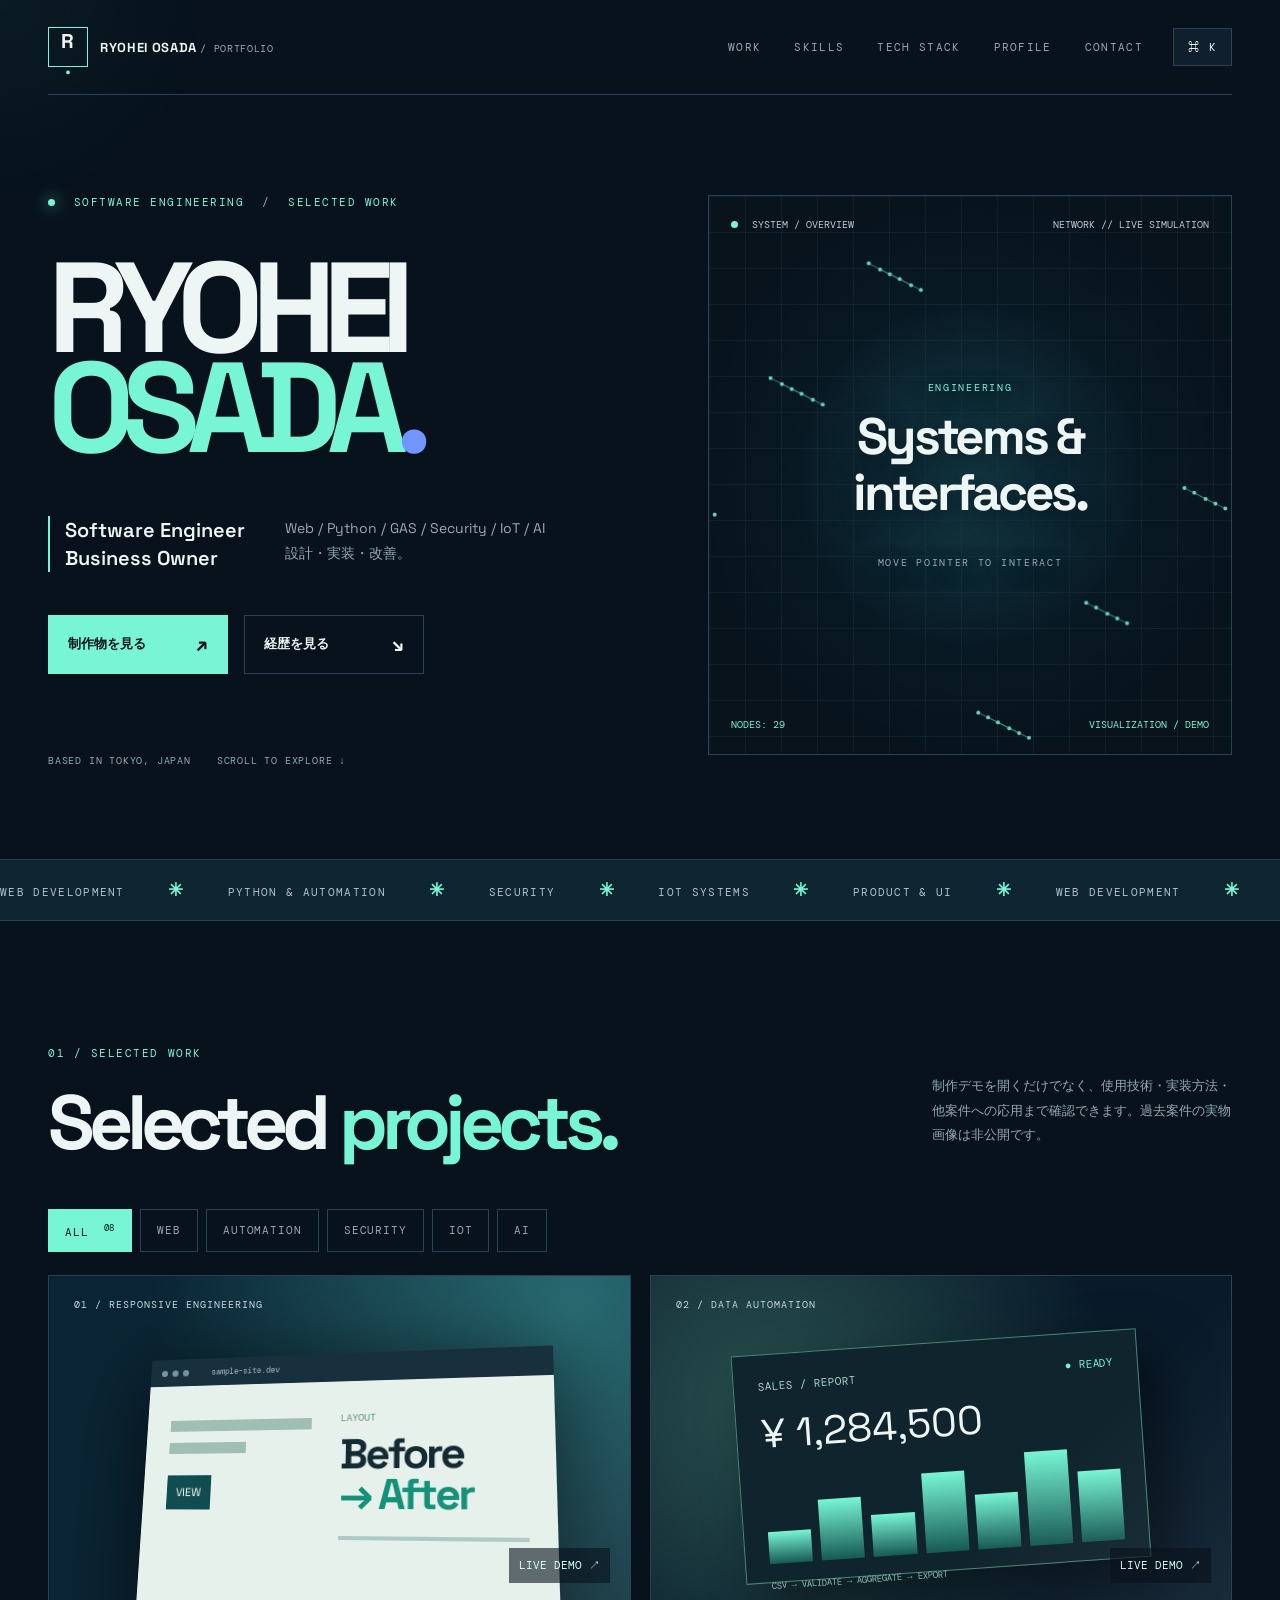
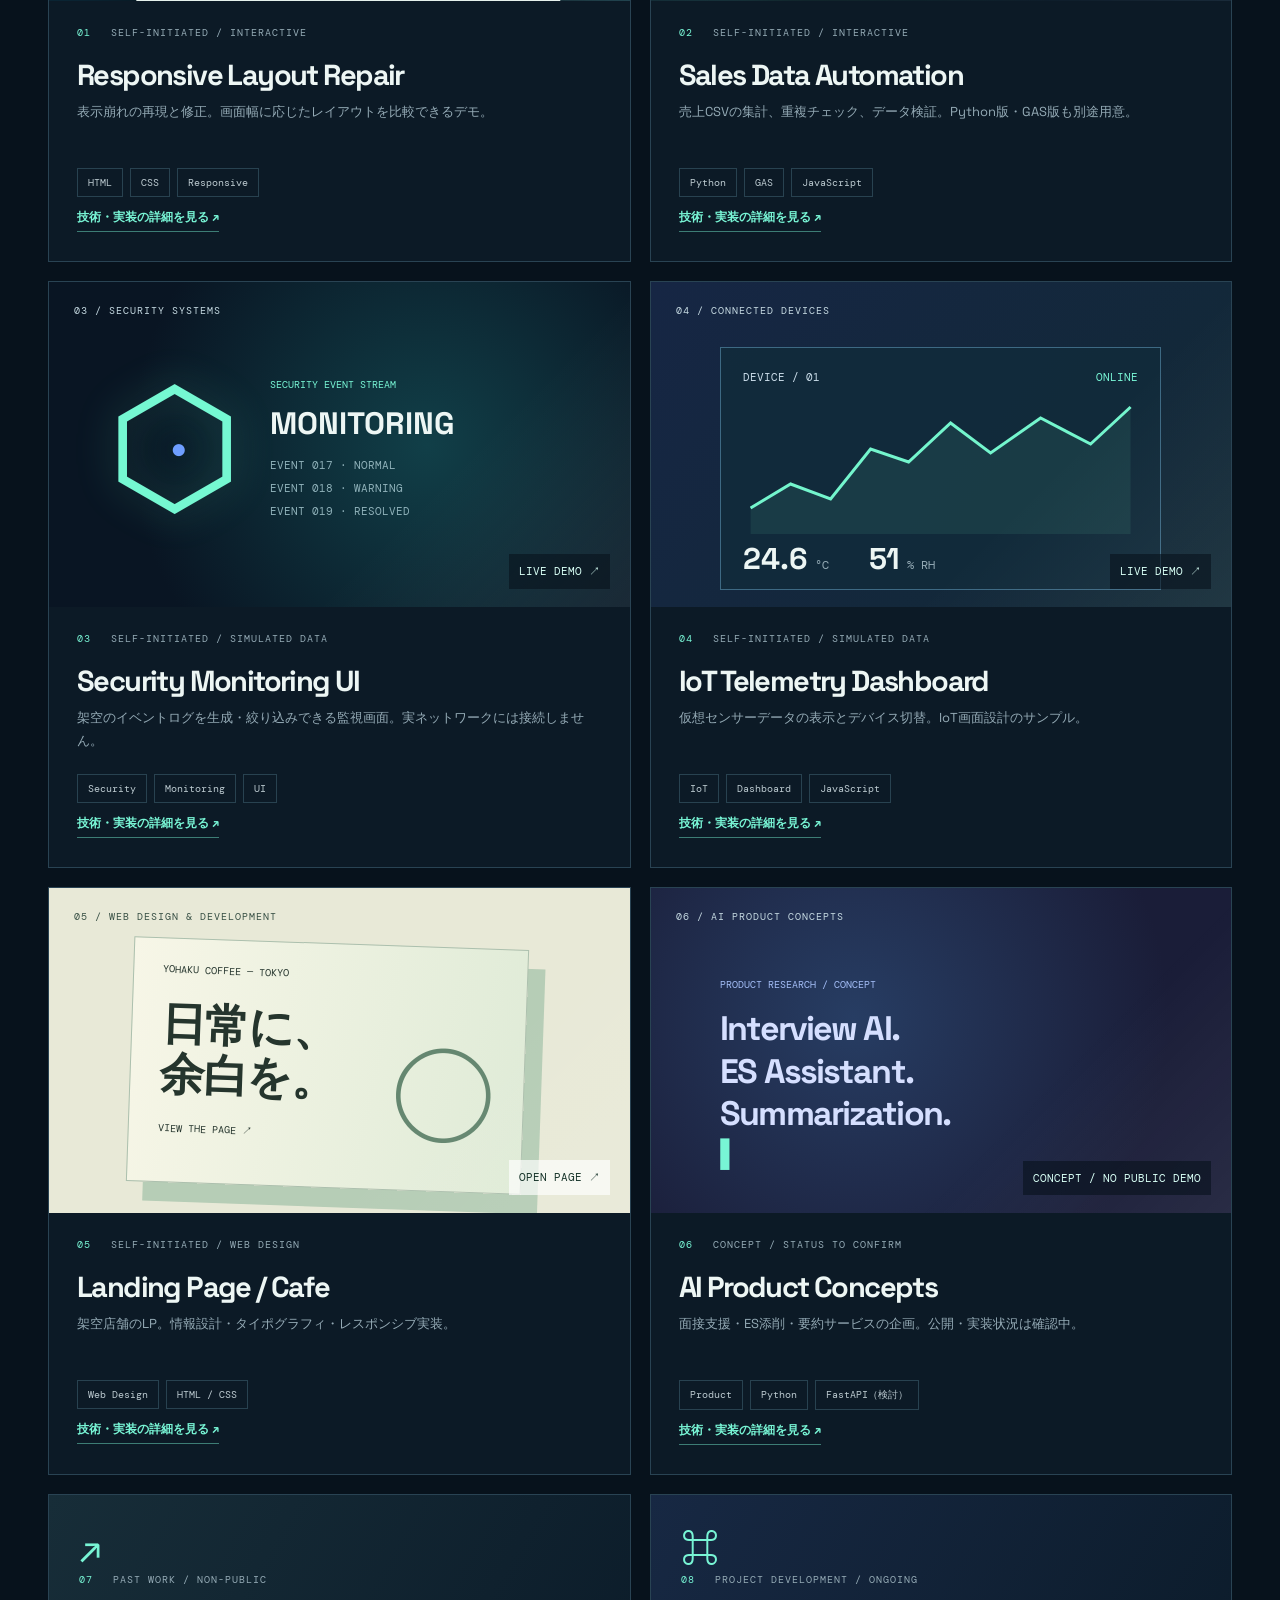
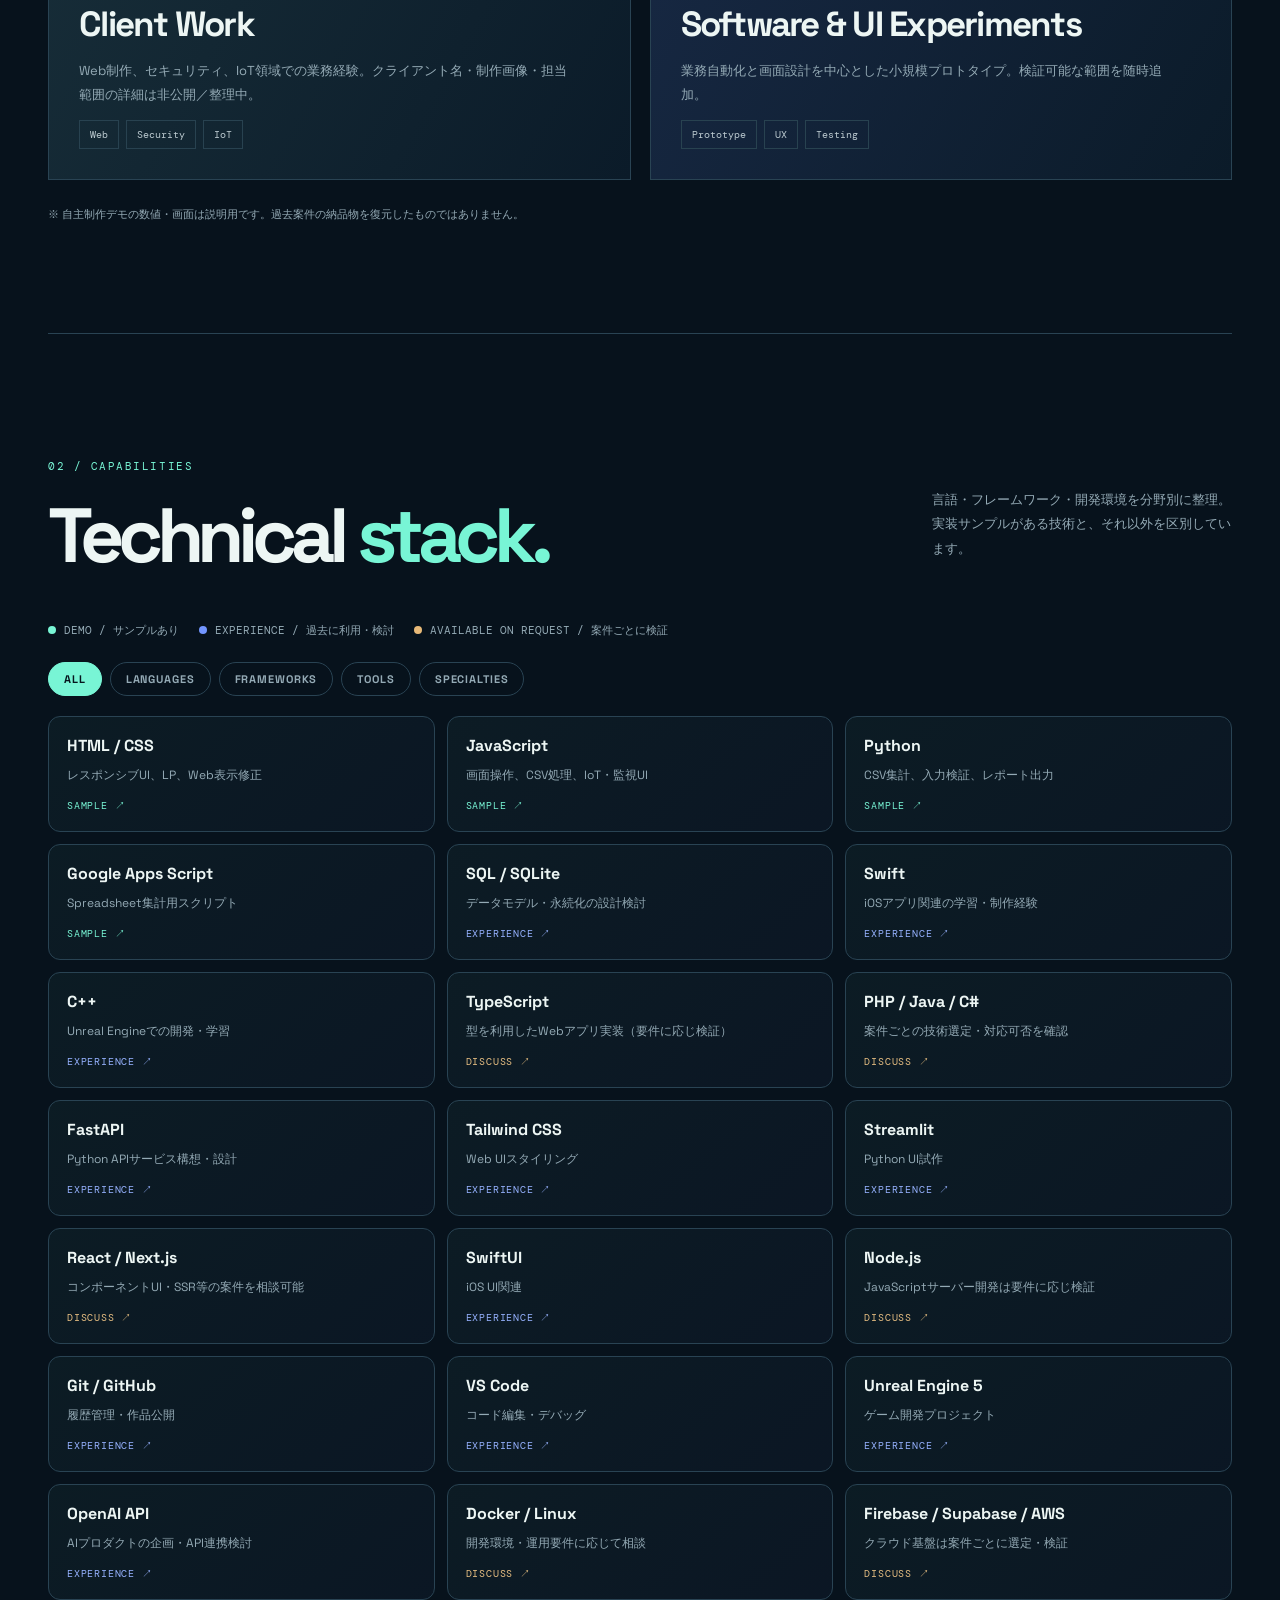
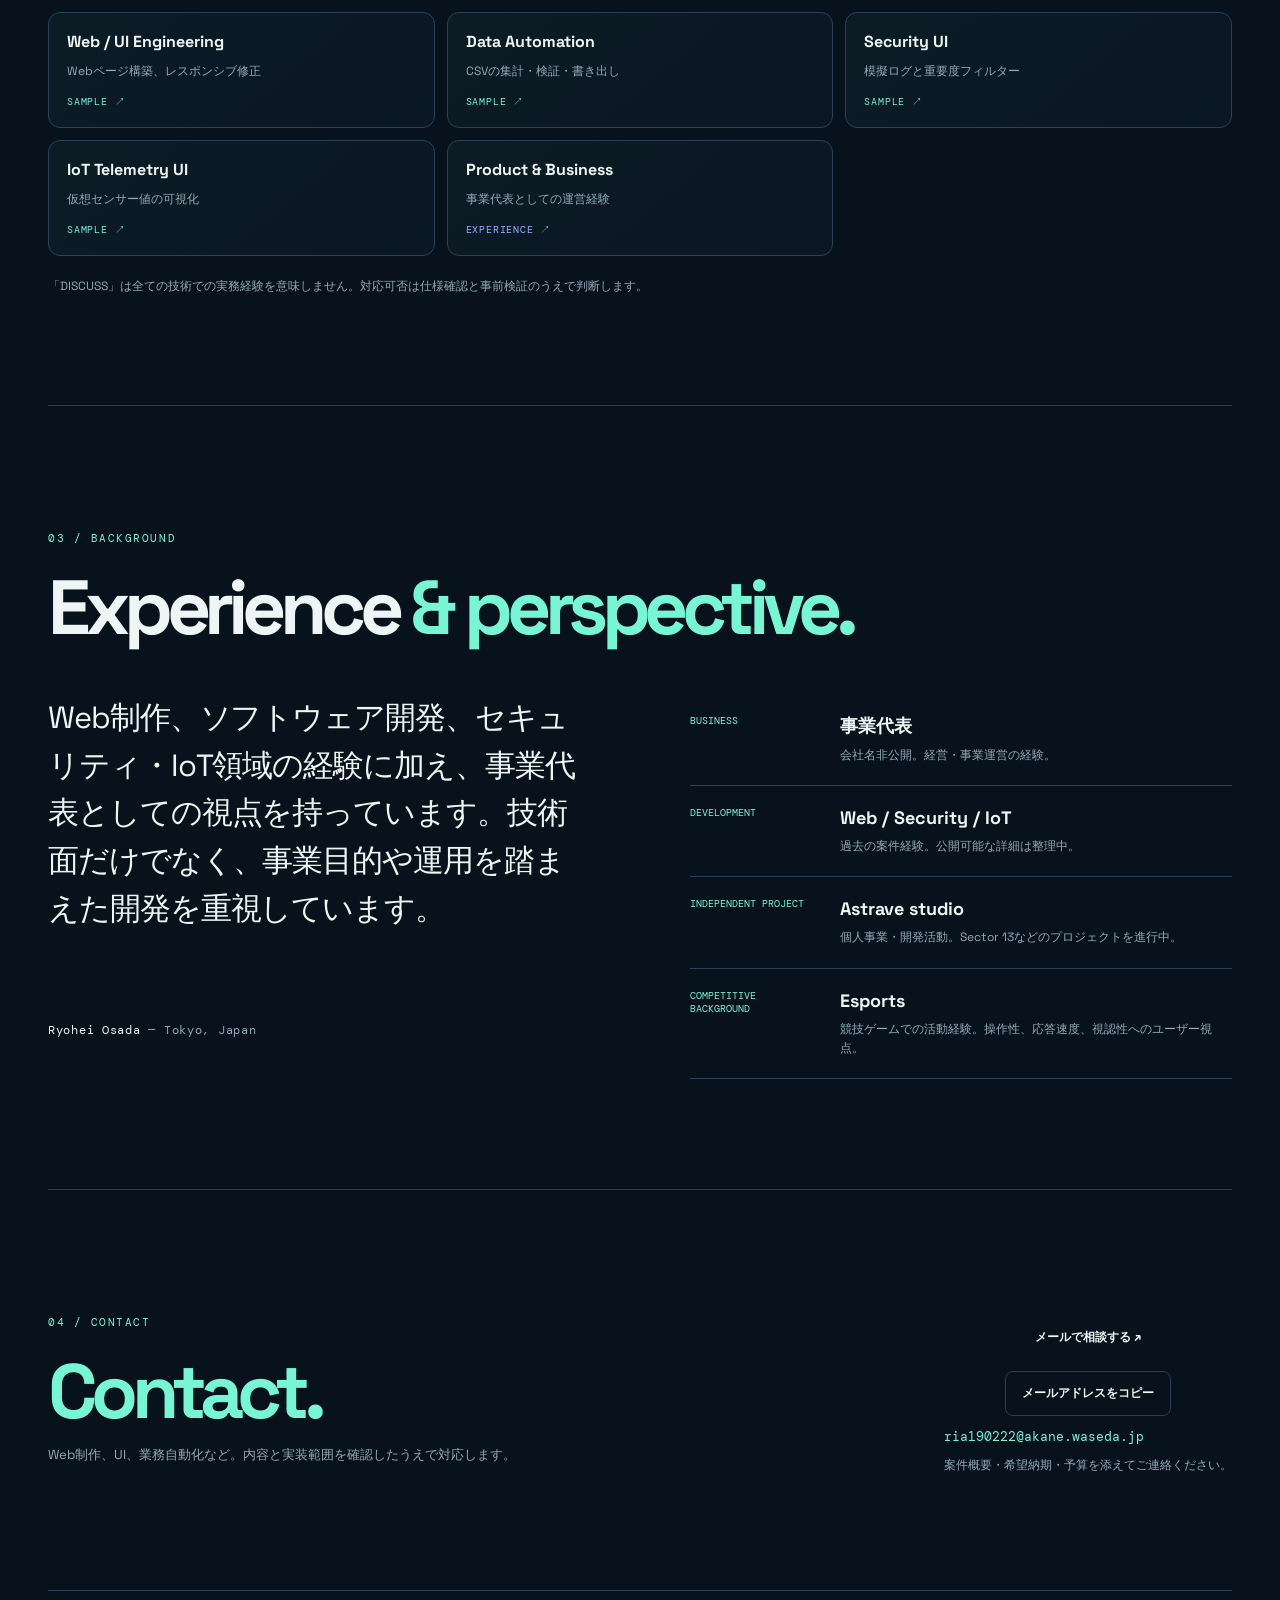
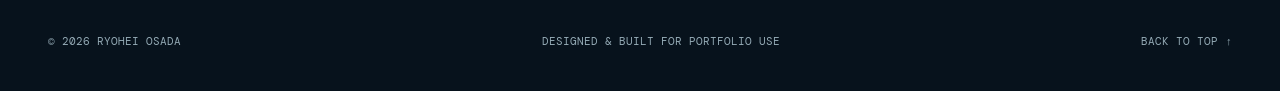
<file: cyber_signal_complete/index.html>
<!DOCTYPE html>

<html lang="ja"><head><meta charset="utf-8"/><meta content="width=device-width,initial-scale=1" name="viewport"/>
<meta content="Ryohei Osada | Web開発、Python/GAS自動化、Security UI、IoT。制作デモ・技術構成・対応可能な開発領域。" name="description"/>
<meta content="#07121c" name="theme-color"/><title>Ryohei Osada — Portfolio</title><link href="assets/portfolio.css" rel="stylesheet"/></head>
<body><div aria-hidden="true" class="pointer-glow"></div><div aria-hidden="true" class="top-progress" id="progress"></div>
<header class="topbar wrap"><a aria-label="トップに戻る" class="brand" href="#top"><span class="brand-icon">R<span>.</span></span><span>RYOHEI OSADA <small>/ PORTFOLIO</small></span></a>
<nav aria-label="メインメニュー"><a href="#work">WORK</a><a href="#skills">SKILLS</a><a href="#stack">TECH STACK</a><a href="#profile">PROFILE</a><a href="#contact">CONTACT</a></nav><button aria-label="コマンドメニューを開く" class="command-key" id="paletteButton">⌘ K</button></header>
<main id="top"><section class="hero wrap"><div class="hero-left"><div class="eyebrow"><span class="live-dot"></span> SOFTWARE ENGINEERING <span class="slash">/</span> SELECTED WORK</div>
<h1>RYOHEI<br/><em>OSADA<span>.</span></em></h1><div class="hero-sub"><span class="role">Software Engineer<br/>Business Owner</span><p>Web / Python / GAS / Security / IoT / AI<br/>設計・実装・改善。</p></div>
<div class="hero-actions"><a class="primary" href="#work">制作物を見る <span>↗</span></a><a class="ghost" href="#profile">経歴を見る <span>↘</span></a></div><div class="hero-meta"><span>BASED IN TOKYO, JAPAN</span><span>SCROLL TO EXPLORE ↓</span></div></div>
<div aria-label="操作に反応するネットワークのアニメーション" class="hero-visual" id="heroVisual"><div class="viz-head"><span><i></i> SYSTEM / OVERVIEW</span><span>NETWORK // LIVE SIMULATION</span></div><canvas aria-hidden="true" id="network"></canvas><div class="viz-center"><span>ENGINEERING</span><strong>Systems &amp;<br/>interfaces.</strong><small>MOVE POINTER TO INTERACT</small></div><div class="viz-foot"><span id="nodeCount">NODES: 24</span><span>VISUALIZATION / DEMO</span></div></div></section>
<div aria-label="専門分野" class="ticker"><div>WEB DEVELOPMENT <b>✳</b> PYTHON &amp; AUTOMATION <b>✳</b> SECURITY <b>✳</b> IOT SYSTEMS <b>✳</b> PRODUCT &amp; UI <b>✳</b> WEB DEVELOPMENT <b>✳</b> PYTHON &amp; AUTOMATION <b>✳</b> SECURITY <b>✳</b> IOT SYSTEMS <b>✳</b> PRODUCT &amp; UI <b>✳</b></div></div>
<section class="section wrap" id="work"><div class="section-top"><div><span class="overline">01 / SELECTED WORK</span><h2>Selected <span>projects.</span></h2></div><p>制作デモを開くだけでなく、使用技術・実装方法・他案件への応用まで確認できます。過去案件の実物画像は非公開です。</p></div>
<div aria-label="作品フィルター" class="filters" role="group"><button aria-pressed="true" class="filter active" data-filter="all">ALL <sup>08</sup></button><button aria-pressed="false" class="filter" data-filter="web">WEB</button><button aria-pressed="false" class="filter" data-filter="automation">AUTOMATION</button><button aria-pressed="false" class="filter" data-filter="security">SECURITY</button><button aria-pressed="false" class="filter" data-filter="iot">IOT</button><button aria-pressed="false" class="filter" data-filter="ai">AI</button></div>
<div class="works-grid">
<article class="work-card featured reveal" data-category="web"><a aria-label="レスポンシブ修正のデモを見る" class="work-visual visual-web" href="case-layout.html"><span class="visual-top">01 / RESPONSIVE ENGINEERING</span><div class="browser-mock"><div class="window-bar"><span></span><span></span><span></span><small>sample-site.dev</small></div><div class="web-demo"><div class="web-side"><div class="stripe"></div><div class="stripe short"></div><div class="mock-button">VIEW</div></div><div class="web-block"><span>LAYOUT</span><strong>Before<br/><i>→ After</i></strong><div class="web-lines"></div></div></div></div><span class="visual-link">LIVE DEMO ↗</span></a><div class="work-info"><div class="work-id">01 <span>SELF-INITIATED / INTERACTIVE</span></div><h3>Responsive Layout Repair</h3><p>表示崩れの再現と修正。画面幅に応じたレイアウトを比較できるデモ。</p><div class="tags"><span>HTML</span><span>CSS</span><span>Responsive</span></div><a class="case-link" href="case-layout.html">技術・実装の詳細を見る ↗</a></div></article>
<article class="work-card reveal" data-category="automation"><a aria-label="CSV集計のデモを見る" class="work-visual visual-automation" href="case-automation.html"><span class="visual-top">02 / DATA AUTOMATION</span><div class="data-mock"><div class="data-head">SALES / REPORT <span>● READY</span></div><div class="data-amount">¥ 1,284,500</div><div class="bars"><i style="height:34%"></i><i style="height:65%"></i><i style="height:45%"></i><i style="height:85%"></i><i style="height:59%"></i><i style="height:100%"></i><i style="height:76%"></i></div><div class="data-tail">CSV → VALIDATE → AGGREGATE → EXPORT</div></div><span class="visual-link">LIVE DEMO ↗</span></a><div class="work-info"><div class="work-id">02 <span>SELF-INITIATED / INTERACTIVE</span></div><h3>Sales Data Automation</h3><p>売上CSVの集計、重複チェック、データ検証。Python版・GAS版も別途用意。</p><div class="tags"><span>Python</span><span>GAS</span><span>JavaScript</span></div><a class="case-link" href="case-automation.html">技術・実装の詳細を見る ↗</a></div></article>
<article class="work-card reveal" data-category="security"><a aria-label="セキュリティ監視UIデモを見る" class="work-visual visual-security" href="case-security.html"><span class="visual-top">03 / SECURITY SYSTEMS</span><div class="security-mock"><div class="sec-hex">⬡<span>●</span></div><div><span>SECURITY EVENT STREAM</span><strong>MONITORING</strong><small>EVENT 017 · NORMAL<br/>EVENT 018 · WARNING<br/>EVENT 019 · RESOLVED</small></div></div><span class="visual-link">LIVE DEMO ↗</span></a><div class="work-info"><div class="work-id">03 <span>SELF-INITIATED / SIMULATED DATA</span></div><h3>Security Monitoring UI</h3><p>架空のイベントログを生成・絞り込みできる監視画面。実ネットワークには接続しません。</p><div class="tags"><span>Security</span><span>Monitoring</span><span>UI</span></div><a class="case-link" href="case-security.html">技術・実装の詳細を見る ↗</a></div></article>
<article class="work-card reveal" data-category="iot"><a aria-label="IoTデモを見る" class="work-visual visual-iot" href="case-iot.html"><span class="visual-top">04 / CONNECTED DEVICES</span><div class="iot-mock"><div class="iot-chip">DEVICE / 01<span>ONLINE</span></div><svg aria-label="サンプルのセンサーデータ" role="img" viewbox="0 0 380 140"><path d="M0 114 L40 90 L80 105 L120 55 L158 68 L200 29 L240 59 L290 24 L340 50 L380 13" fill="none" stroke="#74f5cd" stroke-width="3"></path><path d="M0 114 L40 90 L80 105 L120 55 L158 68 L200 29 L240 59 L290 24 L340 50 L380 13 L380 140 L0 140Z" fill="#74f5cd" opacity=".08"></path></svg><div class="iot-kpis"><b>24.6<small> °C</small></b><b>51<small> % RH</small></b></div></div><span class="visual-link">LIVE DEMO ↗</span></a><div class="work-info"><div class="work-id">04 <span>SELF-INITIATED / SIMULATED DATA</span></div><h3>IoT Telemetry Dashboard</h3><p>仮想センサーデータの表示とデバイス切替。IoT画面設計のサンプル。</p><div class="tags"><span>IoT</span><span>Dashboard</span><span>JavaScript</span></div><a class="case-link" href="case-iot.html">技術・実装の詳細を見る ↗</a></div></article>
<article class="work-card reveal" data-category="web"><a aria-label="LPサンプルを見る" class="work-visual visual-cafe" href="case-cafe.html"><span class="visual-top dark-top">05 / WEB DESIGN &amp; DEVELOPMENT</span><div class="cafe-mock"><small>YOHAKU COFFEE — TOKYO</small><strong>日常に、<br/>余白を。</strong><span class="cafe-cup">◯</span><i>VIEW THE PAGE ↗</i></div><span class="visual-link dark-link">OPEN PAGE ↗</span></a><div class="work-info"><div class="work-id">05 <span>SELF-INITIATED / WEB DESIGN</span></div><h3>Landing Page / Cafe</h3><p>架空店舗のLP。情報設計・タイポグラフィ・レスポンシブ実装。</p><div class="tags"><span>Web Design</span><span>HTML / CSS</span></div><a class="case-link" href="case-cafe.html">技術・実装の詳細を見る ↗</a></div></article>
<article class="work-card reveal" data-category="ai"><div class="work-visual visual-ai" data-detail="case-ai.html" role="link" tabindex="0"><span class="visual-top">06 / AI PRODUCT CONCEPTS</span><div class="ai-mock"><span>PRODUCT RESEARCH / CONCEPT</span><strong>Interview AI.<br/>ES Assistant.<br/>Summarization.</strong><div class="ai-cursor">▌</div></div><span class="visual-link">CONCEPT / NO PUBLIC DEMO</span></div><div class="work-info"><div class="work-id">06 <span>CONCEPT / STATUS TO CONFIRM</span></div><h3>AI Product Concepts</h3><p>面接支援・ES添削・要約サービスの企画。公開・実装状況は確認中。</p><div class="tags"><span>Product</span><span>Python</span><span>FastAPI（検討）</span></div><a class="case-link" href="case-ai.html">技術・実装の詳細を見る ↗</a></div></article>
<article class="work-card reveal archive-card" data-category="security iot web"><div class="archive-icon">↗</div><div><div class="work-id">07 <span>PAST WORK / NON-PUBLIC</span></div><h3>Client Work</h3><p>Web制作、セキュリティ、IoT領域での業務経験。クライアント名・制作画像・担当範囲の詳細は非公開／整理中。</p><div class="tags"><span>Web</span><span>Security</span><span>IoT</span></div></div></article>
<article class="work-card reveal archive-card darker" data-category="automation web"><div class="archive-icon">⌘</div><div><div class="work-id">08 <span>PROJECT DEVELOPMENT / ONGOING</span></div><h3>Software &amp; UI Experiments</h3><p>業務自動化と画面設計を中心とした小規模プロトタイプ。検証可能な範囲を随時追加。</p><div class="tags"><span>Prototype</span><span>UX</span><span>Testing</span></div></div></article>
</div><div class="work-disclaimer">※ 自主制作デモの数値・画面は説明用です。過去案件の納品物を復元したものではありません。</div></section>
<section class="section expertise wrap" id="skills"><div class="section-top"><div><span class="overline">02 / CAPABILITIES</span><h2>Technical <span>stack.</span></h2></div><p>言語・フレームワーク・開発環境を分野別に整理。実装サンプルがある技術と、それ以外を区別しています。</p></div>
<div class="stack-status"><span><b class="dot verified"></b> DEMO / サンプルあり</span><span><b class="dot contextual"></b> EXPERIENCE / 過去に利用・検討</span><span><b class="dot available"></b> AVAILABLE ON REQUEST / 案件ごとに検証</span></div>
<div aria-label="技術カテゴリ切り替え" class="stack-tabs" role="group"><button aria-pressed="true" class="stack-tab is-current" data-stack="all">ALL</button><button aria-pressed="false" class="stack-tab" data-stack="language">LANGUAGES</button><button aria-pressed="false" class="stack-tab" data-stack="framework">FRAMEWORKS</button><button aria-pressed="false" class="stack-tab" data-stack="tool">TOOLS</button><button aria-pressed="false" class="stack-tab" data-stack="domain">SPECIALTIES</button></div>
<div class="stack-list"><a class="tech-chip" data-stack-item="language" href="case-layout.html"><span class="tech-name">HTML / CSS</span><span class="tech-desc">レスポンシブUI、LP、Web表示修正</span><small class="tech-status demo">SAMPLE ↗</small></a><a class="tech-chip" data-stack-item="language" href="case-security.html"><span class="tech-name">JavaScript</span><span class="tech-desc">画面操作、CSV処理、IoT・監視UI</span><small class="tech-status demo">SAMPLE ↗</small></a><a class="tech-chip" data-stack-item="language" href="case-automation.html"><span class="tech-name">Python</span><span class="tech-desc">CSV集計、入力検証、レポート出力</span><small class="tech-status demo">SAMPLE ↗</small></a><a class="tech-chip" data-stack-item="language" href="case-automation.html"><span class="tech-name">Google Apps Script</span><span class="tech-desc">Spreadsheet集計用スクリプト</span><small class="tech-status demo">SAMPLE ↗</small></a><a class="tech-chip" data-stack-item="language" href="#contact"><span class="tech-name">SQL / SQLite</span><span class="tech-desc">データモデル・永続化の設計検討</span><small class="tech-status context">EXPERIENCE ↗</small></a><a class="tech-chip" data-stack-item="language" href="#contact"><span class="tech-name">Swift</span><span class="tech-desc">iOSアプリ関連の学習・制作経験</span><small class="tech-status context">EXPERIENCE ↗</small></a><a class="tech-chip" data-stack-item="language" href="#contact"><span class="tech-name">C++</span><span class="tech-desc">Unreal Engineでの開発・学習</span><small class="tech-status context">EXPERIENCE ↗</small></a><a class="tech-chip" data-stack-item="language" href="#contact"><span class="tech-name">TypeScript</span><span class="tech-desc">型を利用したWebアプリ実装（要件に応じ検証）</span><small class="tech-status available">DISCUSS ↗</small></a><a class="tech-chip" data-stack-item="language" href="#contact"><span class="tech-name">PHP / Java / C#</span><span class="tech-desc">案件ごとの技術選定・対応可否を確認</span><small class="tech-status available">DISCUSS ↗</small></a><a class="tech-chip" data-stack-item="framework" href="#contact"><span class="tech-name">FastAPI</span><span class="tech-desc">Python APIサービス構想・設計</span><small class="tech-status context">EXPERIENCE ↗</small></a><a class="tech-chip" data-stack-item="framework" href="#contact"><span class="tech-name">Tailwind CSS</span><span class="tech-desc">Web UIスタイリング</span><small class="tech-status context">EXPERIENCE ↗</small></a><a class="tech-chip" data-stack-item="framework" href="#contact"><span class="tech-name">Streamlit</span><span class="tech-desc">Python UI試作</span><small class="tech-status context">EXPERIENCE ↗</small></a><a class="tech-chip" data-stack-item="framework" href="#contact"><span class="tech-name">React / Next.js</span><span class="tech-desc">コンポーネントUI・SSR等の案件を相談可能</span><small class="tech-status available">DISCUSS ↗</small></a><a class="tech-chip" data-stack-item="framework" href="#contact"><span class="tech-name">SwiftUI</span><span class="tech-desc">iOS UI関連</span><small class="tech-status context">EXPERIENCE ↗</small></a><a class="tech-chip" data-stack-item="framework" href="#contact"><span class="tech-name">Node.js</span><span class="tech-desc">JavaScriptサーバー開発は要件に応じ検証</span><small class="tech-status available">DISCUSS ↗</small></a><a class="tech-chip" data-stack-item="tool" href="#contact"><span class="tech-name">Git / GitHub</span><span class="tech-desc">履歴管理・作品公開</span><small class="tech-status context">EXPERIENCE ↗</small></a><a class="tech-chip" data-stack-item="tool" href="#contact"><span class="tech-name">VS Code</span><span class="tech-desc">コード編集・デバッグ</span><small class="tech-status context">EXPERIENCE ↗</small></a><a class="tech-chip" data-stack-item="tool" href="#profile"><span class="tech-name">Unreal Engine 5</span><span class="tech-desc">ゲーム開発プロジェクト</span><small class="tech-status context">EXPERIENCE ↗</small></a><a class="tech-chip" data-stack-item="tool" href="#contact"><span class="tech-name">OpenAI API</span><span class="tech-desc">AIプロダクトの企画・API連携検討</span><small class="tech-status context">EXPERIENCE ↗</small></a><a class="tech-chip" data-stack-item="tool" href="#contact"><span class="tech-name">Docker / Linux</span><span class="tech-desc">開発環境・運用要件に応じて相談</span><small class="tech-status available">DISCUSS ↗</small></a><a class="tech-chip" data-stack-item="tool" href="#contact"><span class="tech-name">Firebase / Supabase / AWS</span><span class="tech-desc">クラウド基盤は案件ごとに選定・検証</span><small class="tech-status available">DISCUSS ↗</small></a><a class="tech-chip" data-stack-item="domain" href="case-layout.html"><span class="tech-name">Web / UI Engineering</span><span class="tech-desc">Webページ構築、レスポンシブ修正</span><small class="tech-status demo">SAMPLE ↗</small></a><a class="tech-chip" data-stack-item="domain" href="case-automation.html"><span class="tech-name">Data Automation</span><span class="tech-desc">CSVの集計・検証・書き出し</span><small class="tech-status demo">SAMPLE ↗</small></a><a class="tech-chip" data-stack-item="domain" href="case-security.html"><span class="tech-name">Security UI</span><span class="tech-desc">模擬ログと重要度フィルター</span><small class="tech-status demo">SAMPLE ↗</small></a><a class="tech-chip" data-stack-item="domain" href="case-iot.html"><span class="tech-name">IoT Telemetry UI</span><span class="tech-desc">仮想センサー値の可視化</span><small class="tech-status demo">SAMPLE ↗</small></a><a class="tech-chip" data-stack-item="domain" href="#profile"><span class="tech-name">Product &amp; Business</span><span class="tech-desc">事業代表としての運営経験</span><small class="tech-status context">EXPERIENCE ↗</small></a></div><p class="stack-footnote">「DISCUSS」は全ての技術での実務経験を意味しません。対応可否は仕様確認と事前検証のうえで判断します。</p></section>
<section class="section wrap" id="profile"><div class="section-top"><div><span class="overline">03 / BACKGROUND</span><h2>Experience <span>&amp; perspective.</span></h2></div></div><div class="profile-grid"><div class="profile-primary"><p>Web制作、ソフトウェア開発、セキュリティ・IoT領域の経験に加え、事業代表としての視点を持っています。技術面だけでなく、事業目的や運用を踏まえた開発を重視しています。</p><div class="profile-mini">Ryohei Osada <span>— Tokyo, Japan</span></div></div><div class="experience-list"><div><span>BUSINESS</span><strong>事業代表</strong><p>会社名非公開。経営・事業運営の経験。</p></div><div><span>DEVELOPMENT</span><strong>Web / Security / IoT</strong><p>過去の案件経験。公開可能な詳細は整理中。</p></div><div><span>INDEPENDENT PROJECT</span><strong>Astrave studio</strong><p>個人事業・開発活動。Sector 13などのプロジェクトを進行中。</p></div><div><span>COMPETITIVE BACKGROUND</span><strong>Esports</strong><p>競技ゲームでの活動経験。操作性、応答速度、視認性へのユーザー視点。</p></div></div></div></section>
<section class="section contact wrap" id="contact"><div><span class="overline">04 / CONTACT</span><h2>Contact<span>.</span></h2><p>Web制作、UI、業務自動化など。内容と実装範囲を確認したうえで対応します。</p></div><div class="contact-actions"><a class="primary" href="mailto:ria190222@akane.waseda.jp?subject=Web%E5%88%B6%E4%BD%9C%E3%83%BB%E9%96%8B%E7%99%BA%E3%81%AE%E3%81%94%E7%9B%B8%E8%AB%87">メールで相談する ↗</a><button class="email-copy" id="copyEmail" type="button">メールアドレスをコピー</button><a class="email-display" href="mailto:ria190222@akane.waseda.jp">ria190222@akane.waseda.jp</a><span aria-live="polite" id="copyEmailStatus" role="status">案件概要・希望納期・予算を添えてご連絡ください。</span></div></section>
</main><footer class="wrap"><span>© 2026 RYOHEI OSADA</span><span>DESIGNED &amp; BUILT FOR PORTFOLIO USE</span><a href="#top">BACK TO TOP ↑</a></footer>
<div class="palette" hidden="" id="palette"><div class="palette-backdrop" data-close=""></div><div aria-labelledby="paletteTitle" aria-modal="true" class="palette-dialog" role="dialog"><div class="palette-title" id="paletteTitle">QUICK NAVIGATION <button aria-label="閉じる" id="paletteClose">ESC ×</button></div><input aria-label="検索" id="paletteInput" placeholder="Search / Work, Skills, Security..."/><div class="palette-results" id="paletteResults"></div><small>↑ ↓ で選択 · ENTER で移動 · ESC で閉じる</small></div></div>
<script defer="" src="assets/portfolio.js"></script></body></html>
</file>
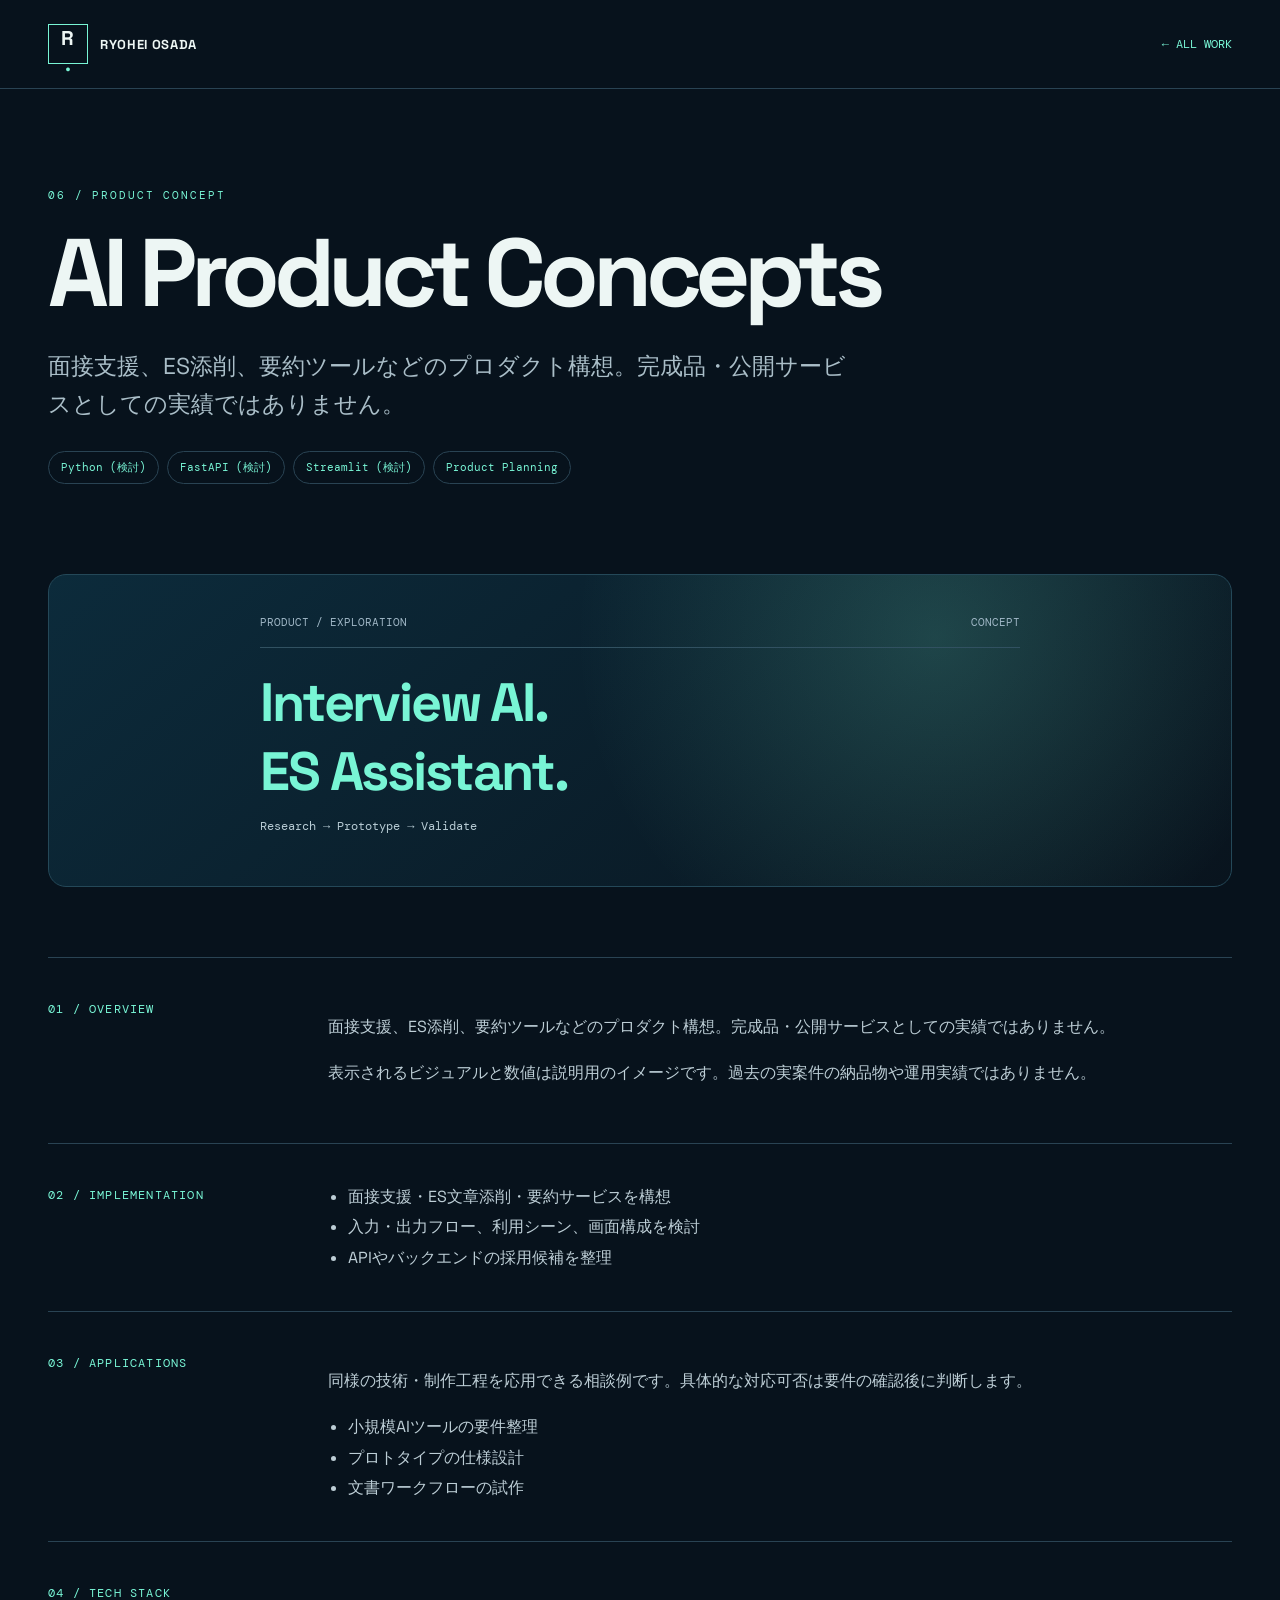
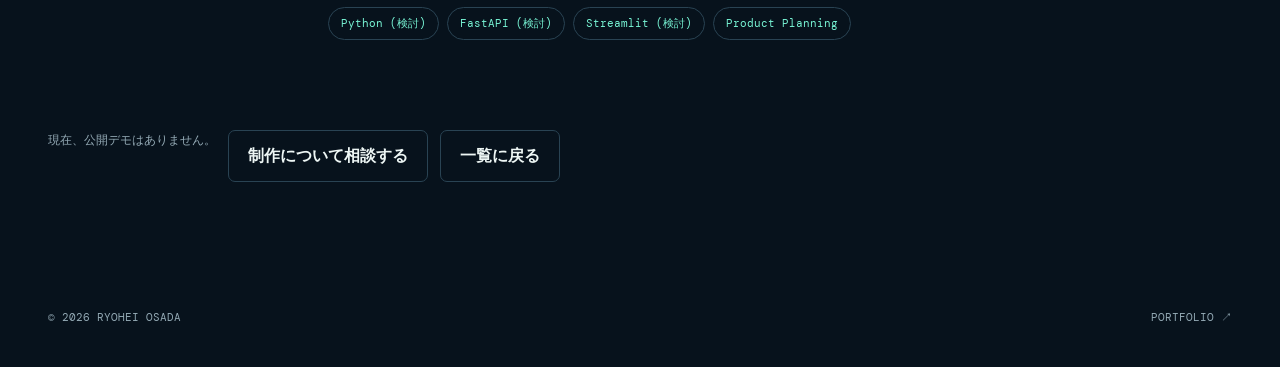
<file: cyber_signal_complete/case-ai.html>
<!doctype html><html lang="ja"><head><meta charset="utf-8"><meta name="viewport" content="width=device-width,initial-scale=1"><meta name="theme-color" content="#07121c"><meta name="description" content="AI Product Conceptsの制作内容、使用技術、実装例。Ryohei Osada portfolio"><title>AI Product Concepts — Ryohei Osada</title><link rel="stylesheet" href="assets/portfolio.css"></head><body class="case-page"><header class="case-header"><div class="wrap"><a class="brand" href="index.html"><span class="brand-icon">R<span>.</span></span><span>RYOHEI OSADA</span></a><a class="case-back" href="index.html#work">← ALL WORK</a></div></header><main class="wrap"><section class="case-hero"><span class="case-kicker">06 / PRODUCT CONCEPT</span><h1>AI Product Concepts</h1><p class="case-lead">面接支援、ES添削、要約ツールなどのプロダクト構想。完成品・公開サービスとしての実績ではありません。</p><div class="case-pillrow"><span class="case-pill">Python (検討)</span><span class="case-pill">FastAPI (検討)</span><span class="case-pill">Streamlit (検討)</span><span class="case-pill">Product Planning</span></div></section><div class="case-art" role="img" aria-label="AI Product Conceptsのオリジナルイメージ図"><div class="case-art-inner"><div class="terminal-top"><span>PRODUCT / EXPLORATION</span><span>CONCEPT</span></div><strong>Interview AI.<br>ES Assistant.</strong><pre>Research → Prototype → Validate</pre></div></div><div class="case-section"><h2>01 / OVERVIEW</h2><div><p>面接支援、ES添削、要約ツールなどのプロダクト構想。完成品・公開サービスとしての実績ではありません。</p><p class="case-note">表示されるビジュアルと数値は説明用のイメージです。過去の実案件の納品物や運用実績ではありません。</p></div></div><div class="case-section"><h2>02 / IMPLEMENTATION</h2><ul><li>面接支援・ES文章添削・要約サービスを構想</li><li>入力・出力フロー、利用シーン、画面構成を検討</li><li>APIやバックエンドの採用候補を整理</li></ul></div><div class="case-section"><h2>03 / APPLICATIONS</h2><div><p>同様の技術・制作工程を応用できる相談例です。具体的な対応可否は要件の確認後に判断します。</p><ul><li>小規模AIツールの要件整理</li><li>プロトタイプの仕様設計</li><li>文書ワークフローの試作</li></ul></div></div><div class="case-section"><h2>04 / TECH STACK</h2><div class="case-pillrow"><span class="case-pill">Python (検討)</span><span class="case-pill">FastAPI (検討)</span><span class="case-pill">Streamlit (検討)</span><span class="case-pill">Product Planning</span></div></div><div class="case-actions"><span class="case-note">現在、公開デモはありません。</span><a href="mailto:ria190222@akane.waseda.jp?subject=AI Product Conceptsについて" class="secondary">制作について相談する</a><a href="index.html#work" class="secondary">一覧に戻る</a></div></main><footer class="wrap"><span>© 2026 RYOHEI OSADA</span><a href="index.html">PORTFOLIO ↗</a></footer></body></html>
</file>
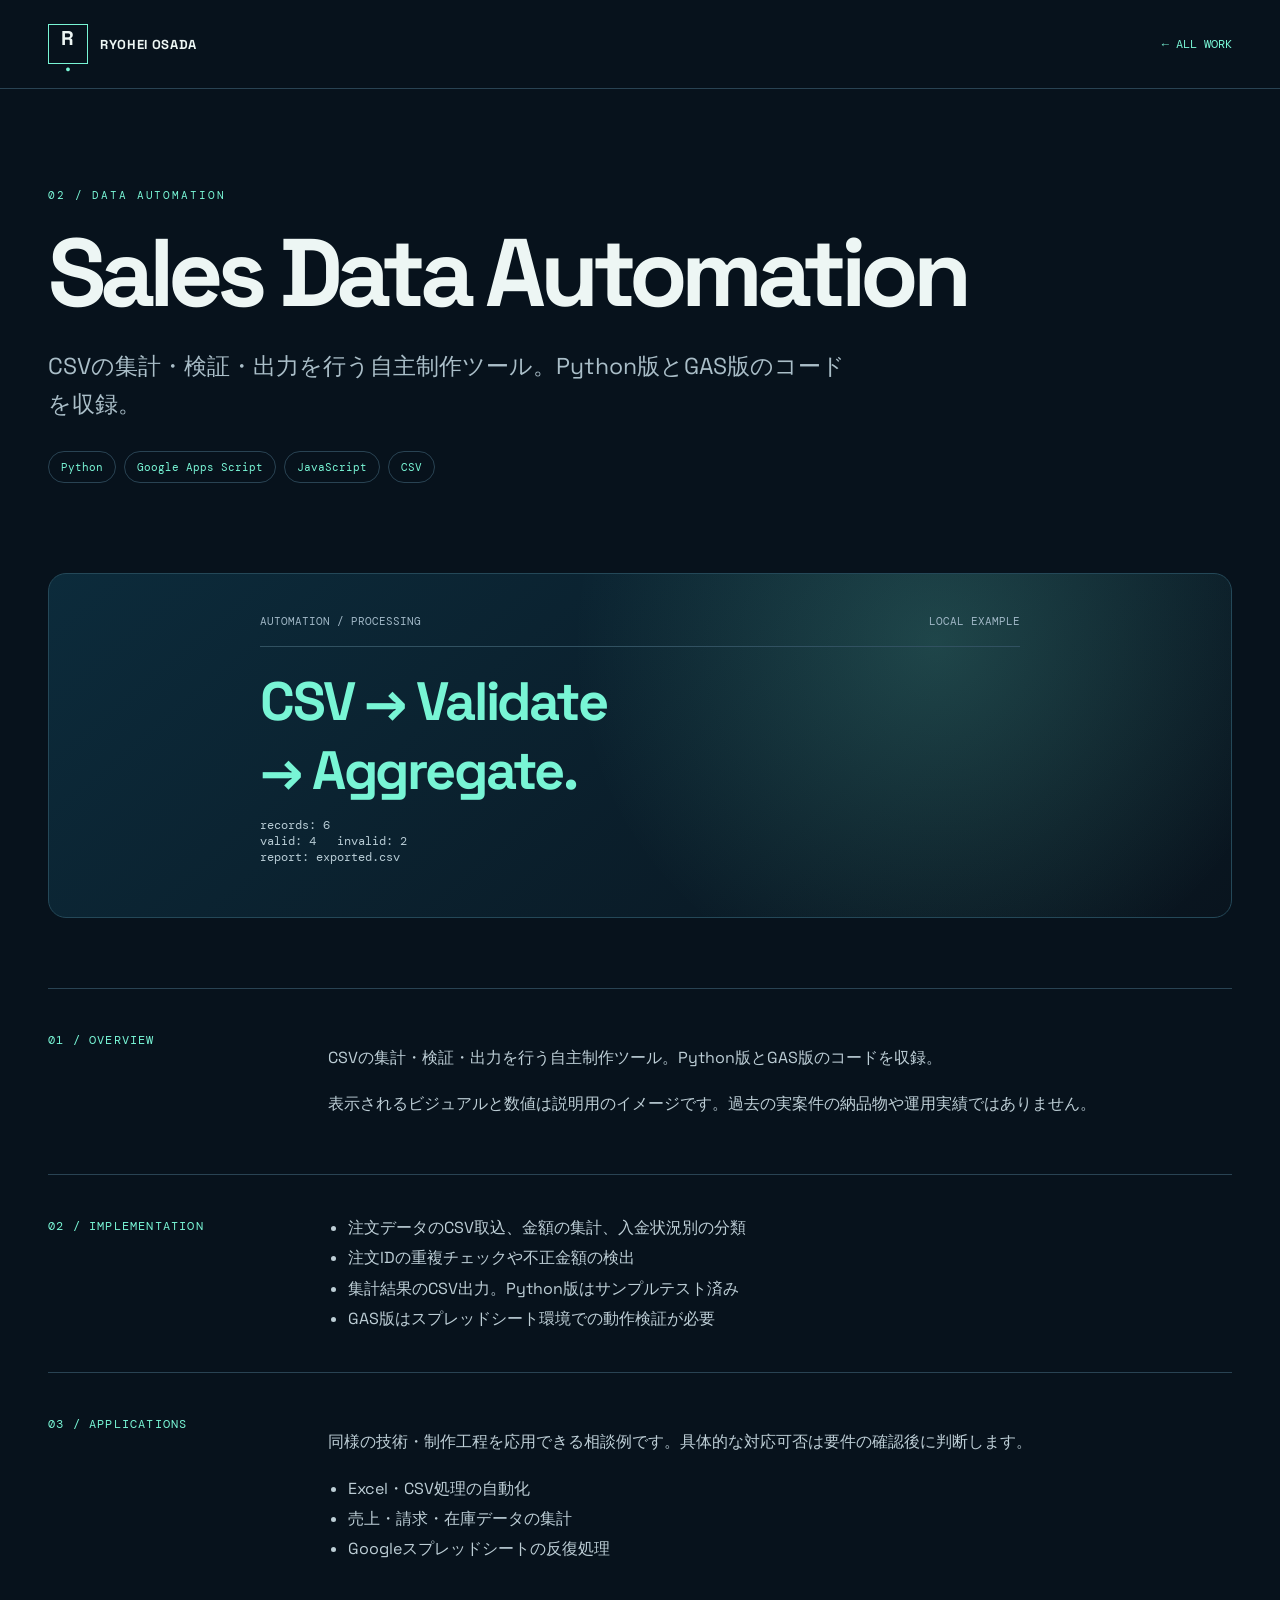
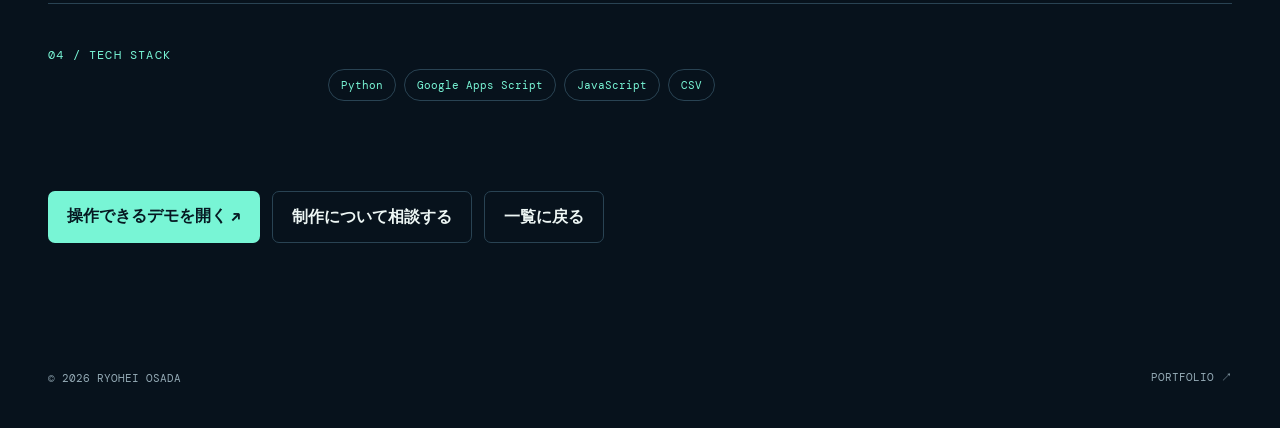
<file: cyber_signal_complete/case-automation.html>
<!doctype html><html lang="ja"><head><meta charset="utf-8"><meta name="viewport" content="width=device-width,initial-scale=1"><meta name="theme-color" content="#07121c"><meta name="description" content="Sales Data Automationの制作内容、使用技術、実装例。Ryohei Osada portfolio"><title>Sales Data Automation — Ryohei Osada</title><link rel="stylesheet" href="assets/portfolio.css"></head><body class="case-page"><header class="case-header"><div class="wrap"><a class="brand" href="index.html"><span class="brand-icon">R<span>.</span></span><span>RYOHEI OSADA</span></a><a class="case-back" href="index.html#work">← ALL WORK</a></div></header><main class="wrap"><section class="case-hero"><span class="case-kicker">02 / DATA AUTOMATION</span><h1>Sales Data Automation</h1><p class="case-lead">CSVの集計・検証・出力を行う自主制作ツール。Python版とGAS版のコードを収録。</p><div class="case-pillrow"><span class="case-pill">Python</span><span class="case-pill">Google Apps Script</span><span class="case-pill">JavaScript</span><span class="case-pill">CSV</span></div></section><div class="case-art" role="img" aria-label="Sales Data Automationのオリジナルイメージ図"><div class="case-art-inner"><div class="terminal-top"><span>AUTOMATION / PROCESSING</span><span>LOCAL EXAMPLE</span></div><strong>CSV → Validate<br>→ Aggregate.</strong><pre>records: 6
valid: 4   invalid: 2
report: exported.csv</pre></div></div><div class="case-section"><h2>01 / OVERVIEW</h2><div><p>CSVの集計・検証・出力を行う自主制作ツール。Python版とGAS版のコードを収録。</p><p class="case-note">表示されるビジュアルと数値は説明用のイメージです。過去の実案件の納品物や運用実績ではありません。</p></div></div><div class="case-section"><h2>02 / IMPLEMENTATION</h2><ul><li>注文データのCSV取込、金額の集計、入金状況別の分類</li><li>注文IDの重複チェックや不正金額の検出</li><li>集計結果のCSV出力。Python版はサンプルテスト済み</li><li>GAS版はスプレッドシート環境での動作検証が必要</li></ul></div><div class="case-section"><h2>03 / APPLICATIONS</h2><div><p>同様の技術・制作工程を応用できる相談例です。具体的な対応可否は要件の確認後に判断します。</p><ul><li>Excel・CSV処理の自動化</li><li>売上・請求・在庫データの集計</li><li>Googleスプレッドシートの反復処理</li></ul></div></div><div class="case-section"><h2>04 / TECH STACK</h2><div class="case-pillrow"><span class="case-pill">Python</span><span class="case-pill">Google Apps Script</span><span class="case-pill">JavaScript</span><span class="case-pill">CSV</span></div></div><div class="case-actions"><a href="demos/automation.html">操作できるデモを開く ↗</a><a href="mailto:ria190222@akane.waseda.jp?subject=Sales Data Automationについて" class="secondary">制作について相談する</a><a href="index.html#work" class="secondary">一覧に戻る</a></div></main><footer class="wrap"><span>© 2026 RYOHEI OSADA</span><a href="index.html">PORTFOLIO ↗</a></footer></body></html>
</file>
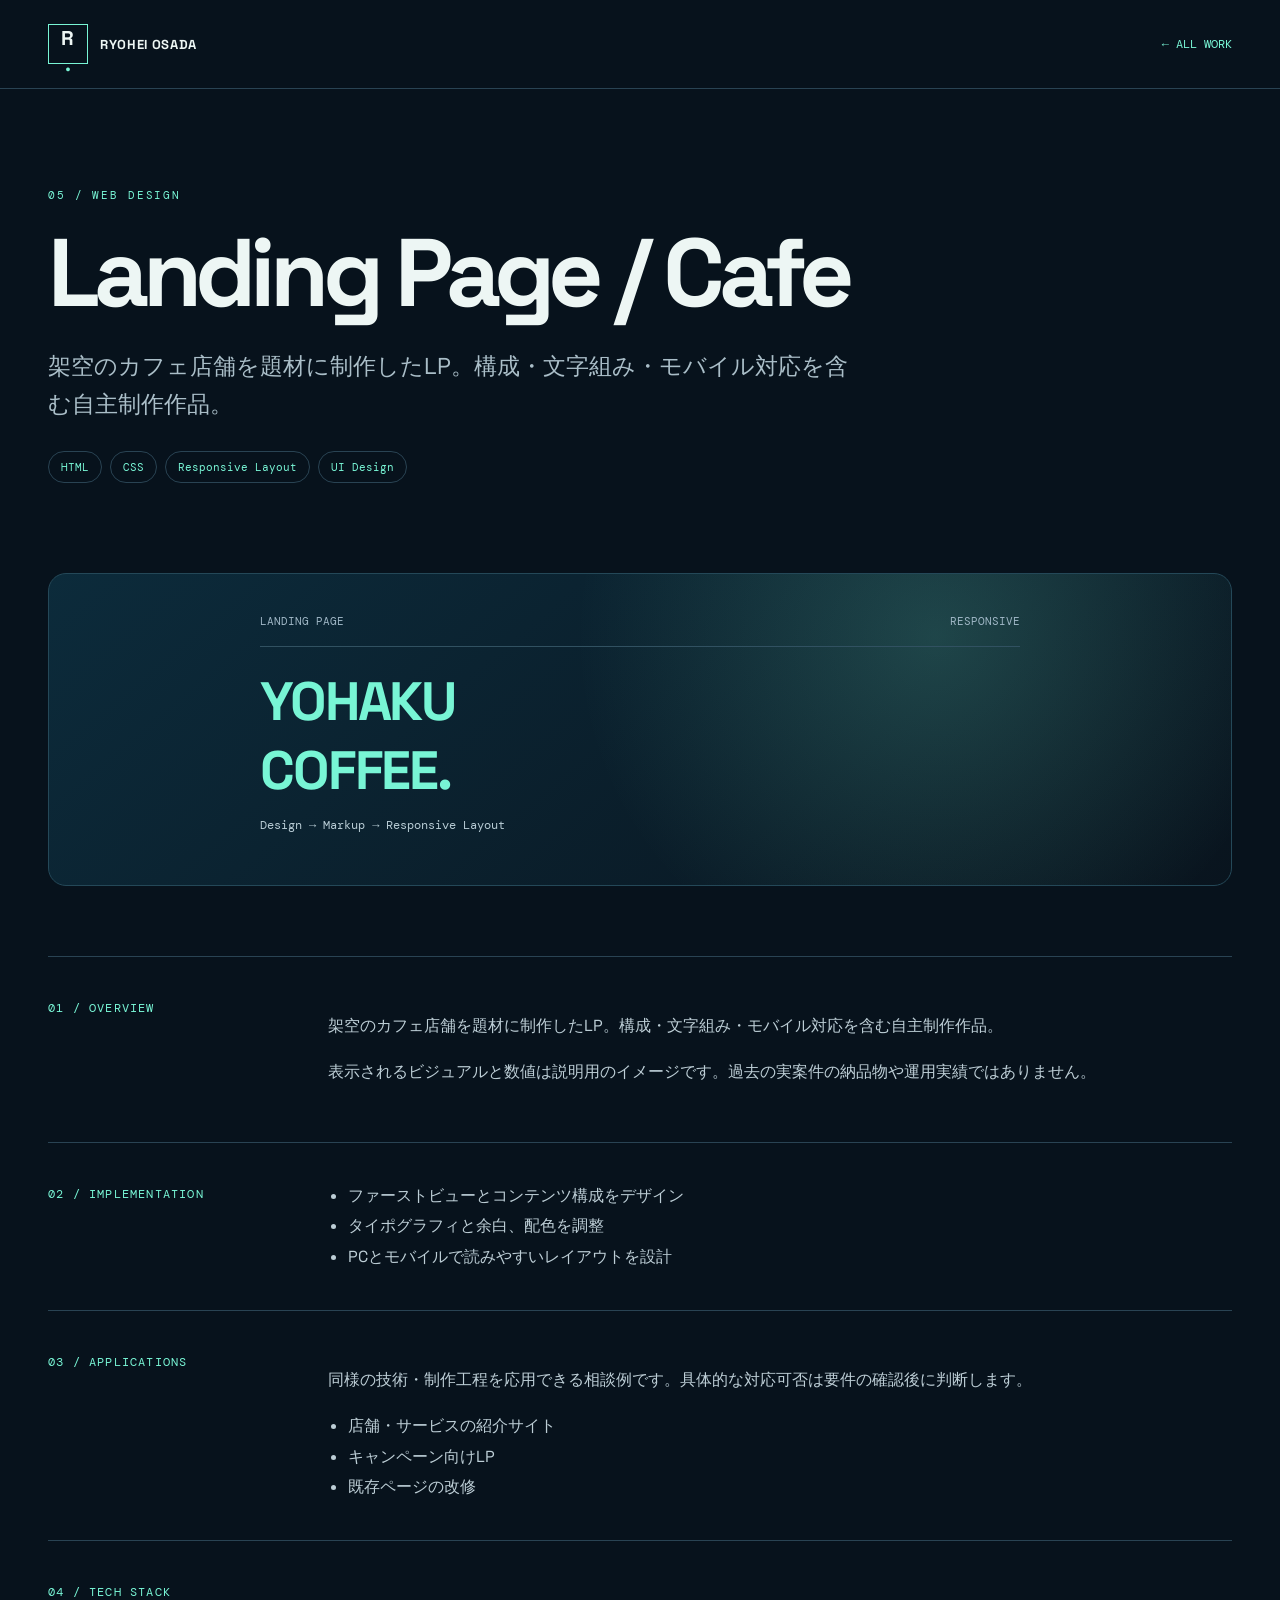
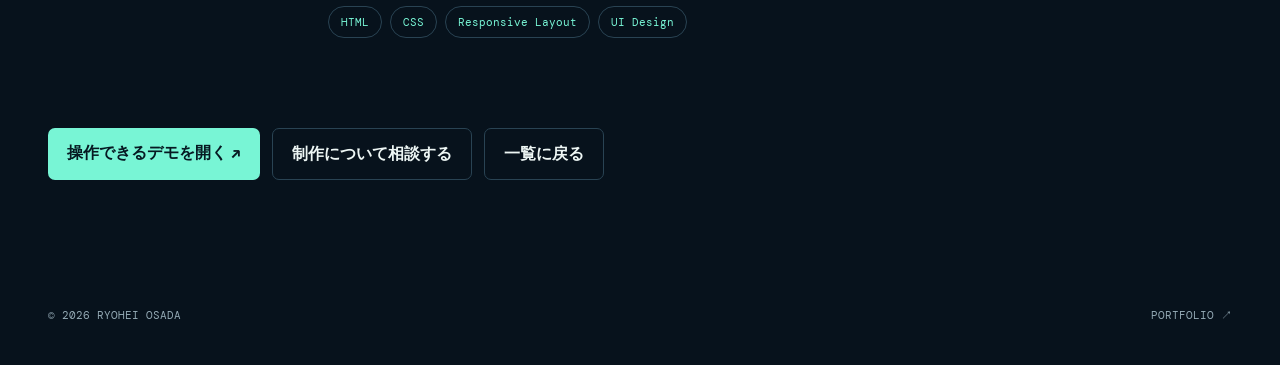
<file: cyber_signal_complete/case-cafe.html>
<!doctype html><html lang="ja"><head><meta charset="utf-8"><meta name="viewport" content="width=device-width,initial-scale=1"><meta name="theme-color" content="#07121c"><meta name="description" content="Landing Page / Cafeの制作内容、使用技術、実装例。Ryohei Osada portfolio"><title>Landing Page / Cafe — Ryohei Osada</title><link rel="stylesheet" href="assets/portfolio.css"></head><body class="case-page"><header class="case-header"><div class="wrap"><a class="brand" href="index.html"><span class="brand-icon">R<span>.</span></span><span>RYOHEI OSADA</span></a><a class="case-back" href="index.html#work">← ALL WORK</a></div></header><main class="wrap"><section class="case-hero"><span class="case-kicker">05 / WEB DESIGN</span><h1>Landing Page / Cafe</h1><p class="case-lead">架空のカフェ店舗を題材に制作したLP。構成・文字組み・モバイル対応を含む自主制作作品。</p><div class="case-pillrow"><span class="case-pill">HTML</span><span class="case-pill">CSS</span><span class="case-pill">Responsive Layout</span><span class="case-pill">UI Design</span></div></section><div class="case-art" role="img" aria-label="Landing Page / Cafeのオリジナルイメージ図"><div class="case-art-inner"><div class="terminal-top"><span>LANDING PAGE</span><span>RESPONSIVE</span></div><strong>YOHAKU<br>COFFEE.</strong><pre>Design → Markup → Responsive Layout</pre></div></div><div class="case-section"><h2>01 / OVERVIEW</h2><div><p>架空のカフェ店舗を題材に制作したLP。構成・文字組み・モバイル対応を含む自主制作作品。</p><p class="case-note">表示されるビジュアルと数値は説明用のイメージです。過去の実案件の納品物や運用実績ではありません。</p></div></div><div class="case-section"><h2>02 / IMPLEMENTATION</h2><ul><li>ファーストビューとコンテンツ構成をデザイン</li><li>タイポグラフィと余白、配色を調整</li><li>PCとモバイルで読みやすいレイアウトを設計</li></ul></div><div class="case-section"><h2>03 / APPLICATIONS</h2><div><p>同様の技術・制作工程を応用できる相談例です。具体的な対応可否は要件の確認後に判断します。</p><ul><li>店舗・サービスの紹介サイト</li><li>キャンペーン向けLP</li><li>既存ページの改修</li></ul></div></div><div class="case-section"><h2>04 / TECH STACK</h2><div class="case-pillrow"><span class="case-pill">HTML</span><span class="case-pill">CSS</span><span class="case-pill">Responsive Layout</span><span class="case-pill">UI Design</span></div></div><div class="case-actions"><a href="sample-cafe.html">操作できるデモを開く ↗</a><a href="mailto:ria190222@akane.waseda.jp?subject=Landing Page / Cafeについて" class="secondary">制作について相談する</a><a href="index.html#work" class="secondary">一覧に戻る</a></div></main><footer class="wrap"><span>© 2026 RYOHEI OSADA</span><a href="index.html">PORTFOLIO ↗</a></footer></body></html>
</file>
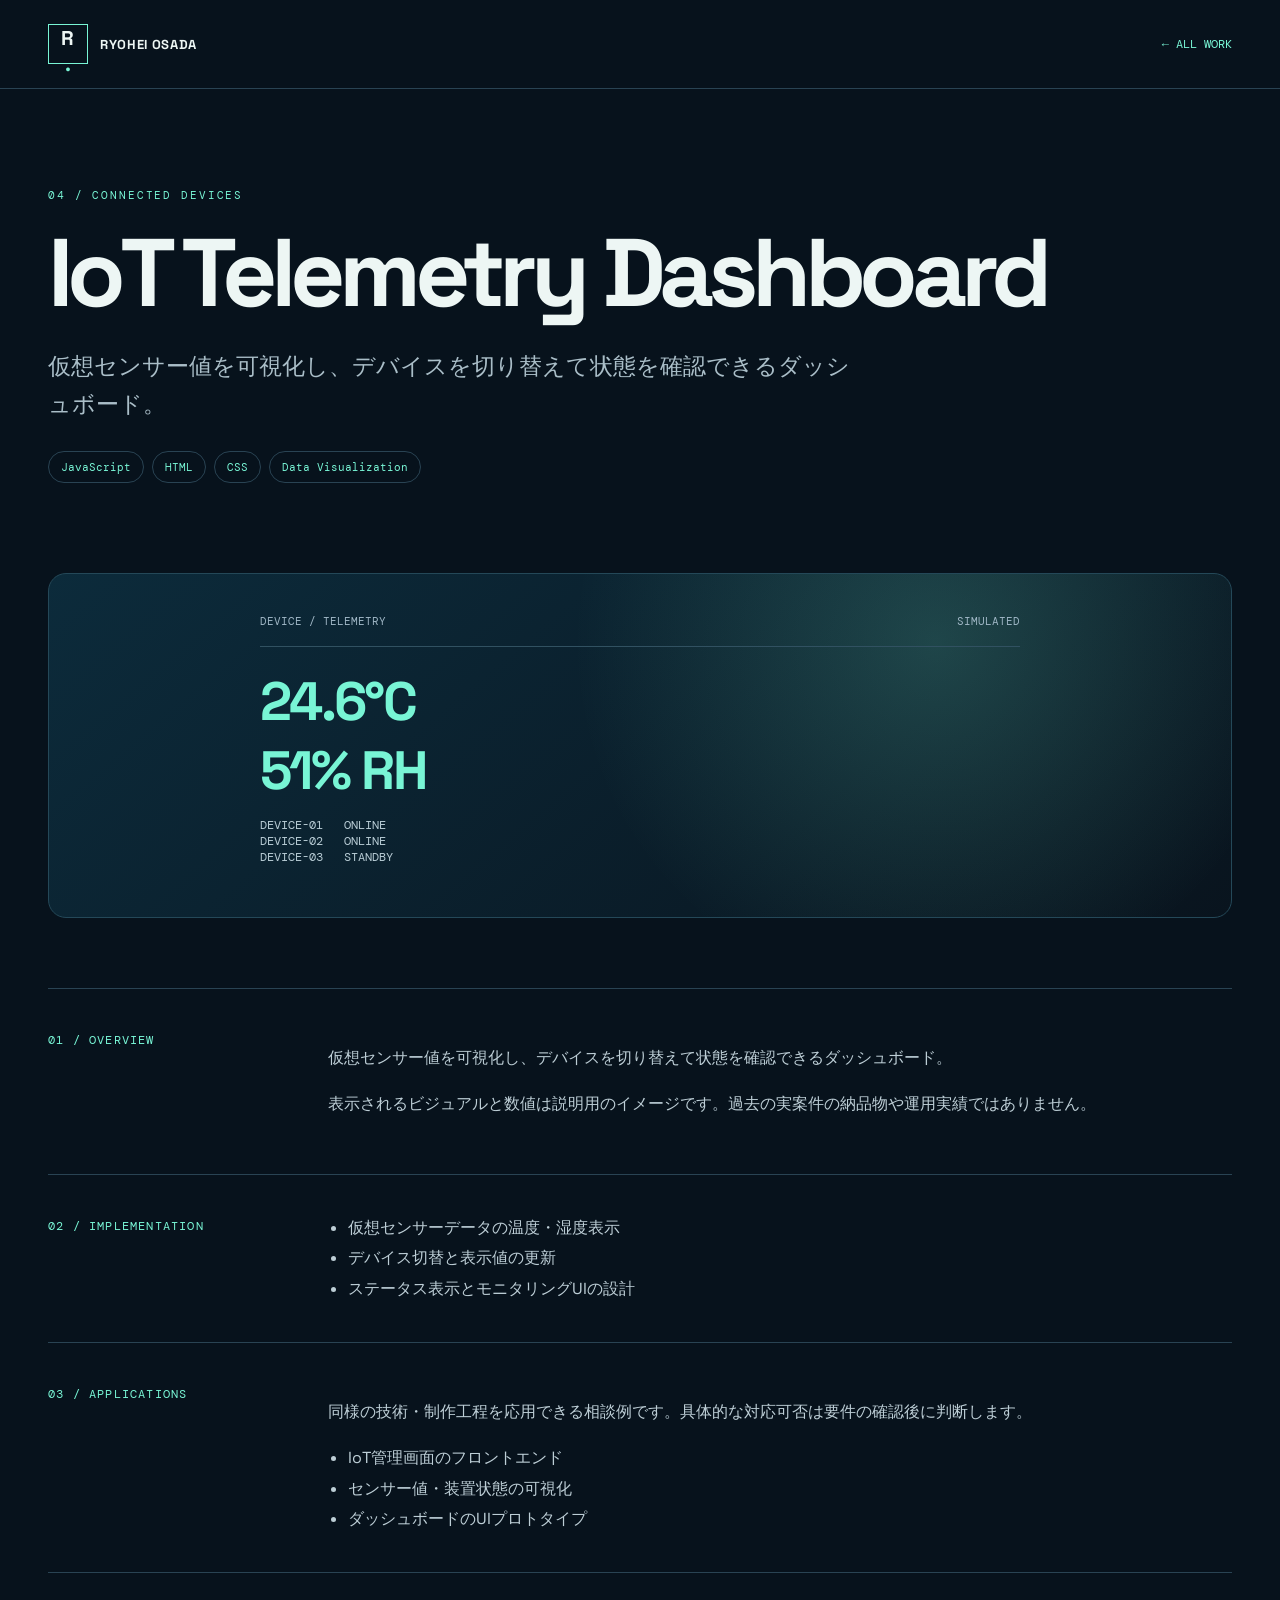
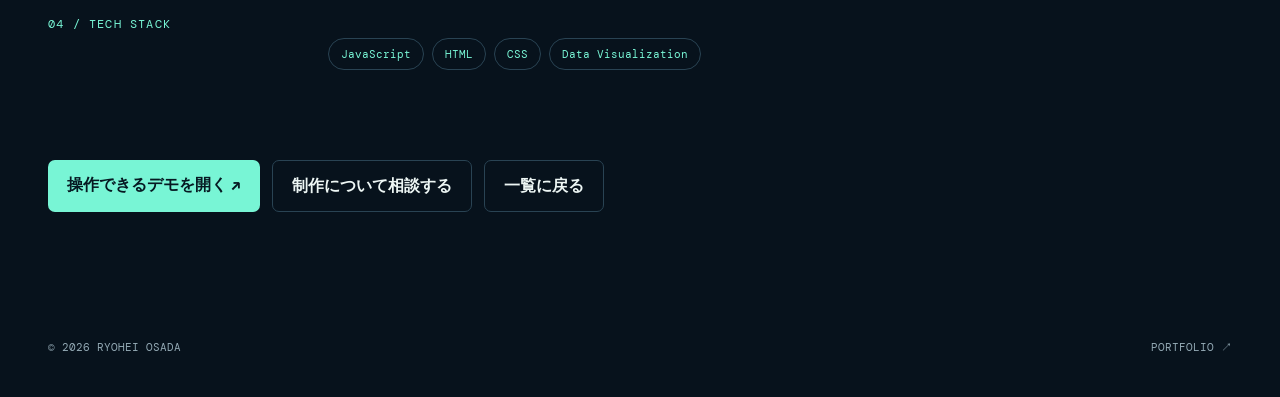
<file: cyber_signal_complete/case-iot.html>
<!doctype html><html lang="ja"><head><meta charset="utf-8"><meta name="viewport" content="width=device-width,initial-scale=1"><meta name="theme-color" content="#07121c"><meta name="description" content="IoT Telemetry Dashboardの制作内容、使用技術、実装例。Ryohei Osada portfolio"><title>IoT Telemetry Dashboard — Ryohei Osada</title><link rel="stylesheet" href="assets/portfolio.css"></head><body class="case-page"><header class="case-header"><div class="wrap"><a class="brand" href="index.html"><span class="brand-icon">R<span>.</span></span><span>RYOHEI OSADA</span></a><a class="case-back" href="index.html#work">← ALL WORK</a></div></header><main class="wrap"><section class="case-hero"><span class="case-kicker">04 / CONNECTED DEVICES</span><h1>IoT Telemetry Dashboard</h1><p class="case-lead">仮想センサー値を可視化し、デバイスを切り替えて状態を確認できるダッシュボード。</p><div class="case-pillrow"><span class="case-pill">JavaScript</span><span class="case-pill">HTML</span><span class="case-pill">CSS</span><span class="case-pill">Data Visualization</span></div></section><div class="case-art" role="img" aria-label="IoT Telemetry Dashboardのオリジナルイメージ図"><div class="case-art-inner"><div class="terminal-top"><span>DEVICE / TELEMETRY</span><span>SIMULATED</span></div><strong>24.6°C<br>51% RH</strong><pre>DEVICE-01   ONLINE
DEVICE-02   ONLINE
DEVICE-03   STANDBY</pre></div></div><div class="case-section"><h2>01 / OVERVIEW</h2><div><p>仮想センサー値を可視化し、デバイスを切り替えて状態を確認できるダッシュボード。</p><p class="case-note">表示されるビジュアルと数値は説明用のイメージです。過去の実案件の納品物や運用実績ではありません。</p></div></div><div class="case-section"><h2>02 / IMPLEMENTATION</h2><ul><li>仮想センサーデータの温度・湿度表示</li><li>デバイス切替と表示値の更新</li><li>ステータス表示とモニタリングUIの設計</li></ul></div><div class="case-section"><h2>03 / APPLICATIONS</h2><div><p>同様の技術・制作工程を応用できる相談例です。具体的な対応可否は要件の確認後に判断します。</p><ul><li>IoT管理画面のフロントエンド</li><li>センサー値・装置状態の可視化</li><li>ダッシュボードのUIプロトタイプ</li></ul></div></div><div class="case-section"><h2>04 / TECH STACK</h2><div class="case-pillrow"><span class="case-pill">JavaScript</span><span class="case-pill">HTML</span><span class="case-pill">CSS</span><span class="case-pill">Data Visualization</span></div></div><div class="case-actions"><a href="demos/iot.html">操作できるデモを開く ↗</a><a href="mailto:ria190222@akane.waseda.jp?subject=IoT Telemetry Dashboardについて" class="secondary">制作について相談する</a><a href="index.html#work" class="secondary">一覧に戻る</a></div></main><footer class="wrap"><span>© 2026 RYOHEI OSADA</span><a href="index.html">PORTFOLIO ↗</a></footer></body></html>
</file>
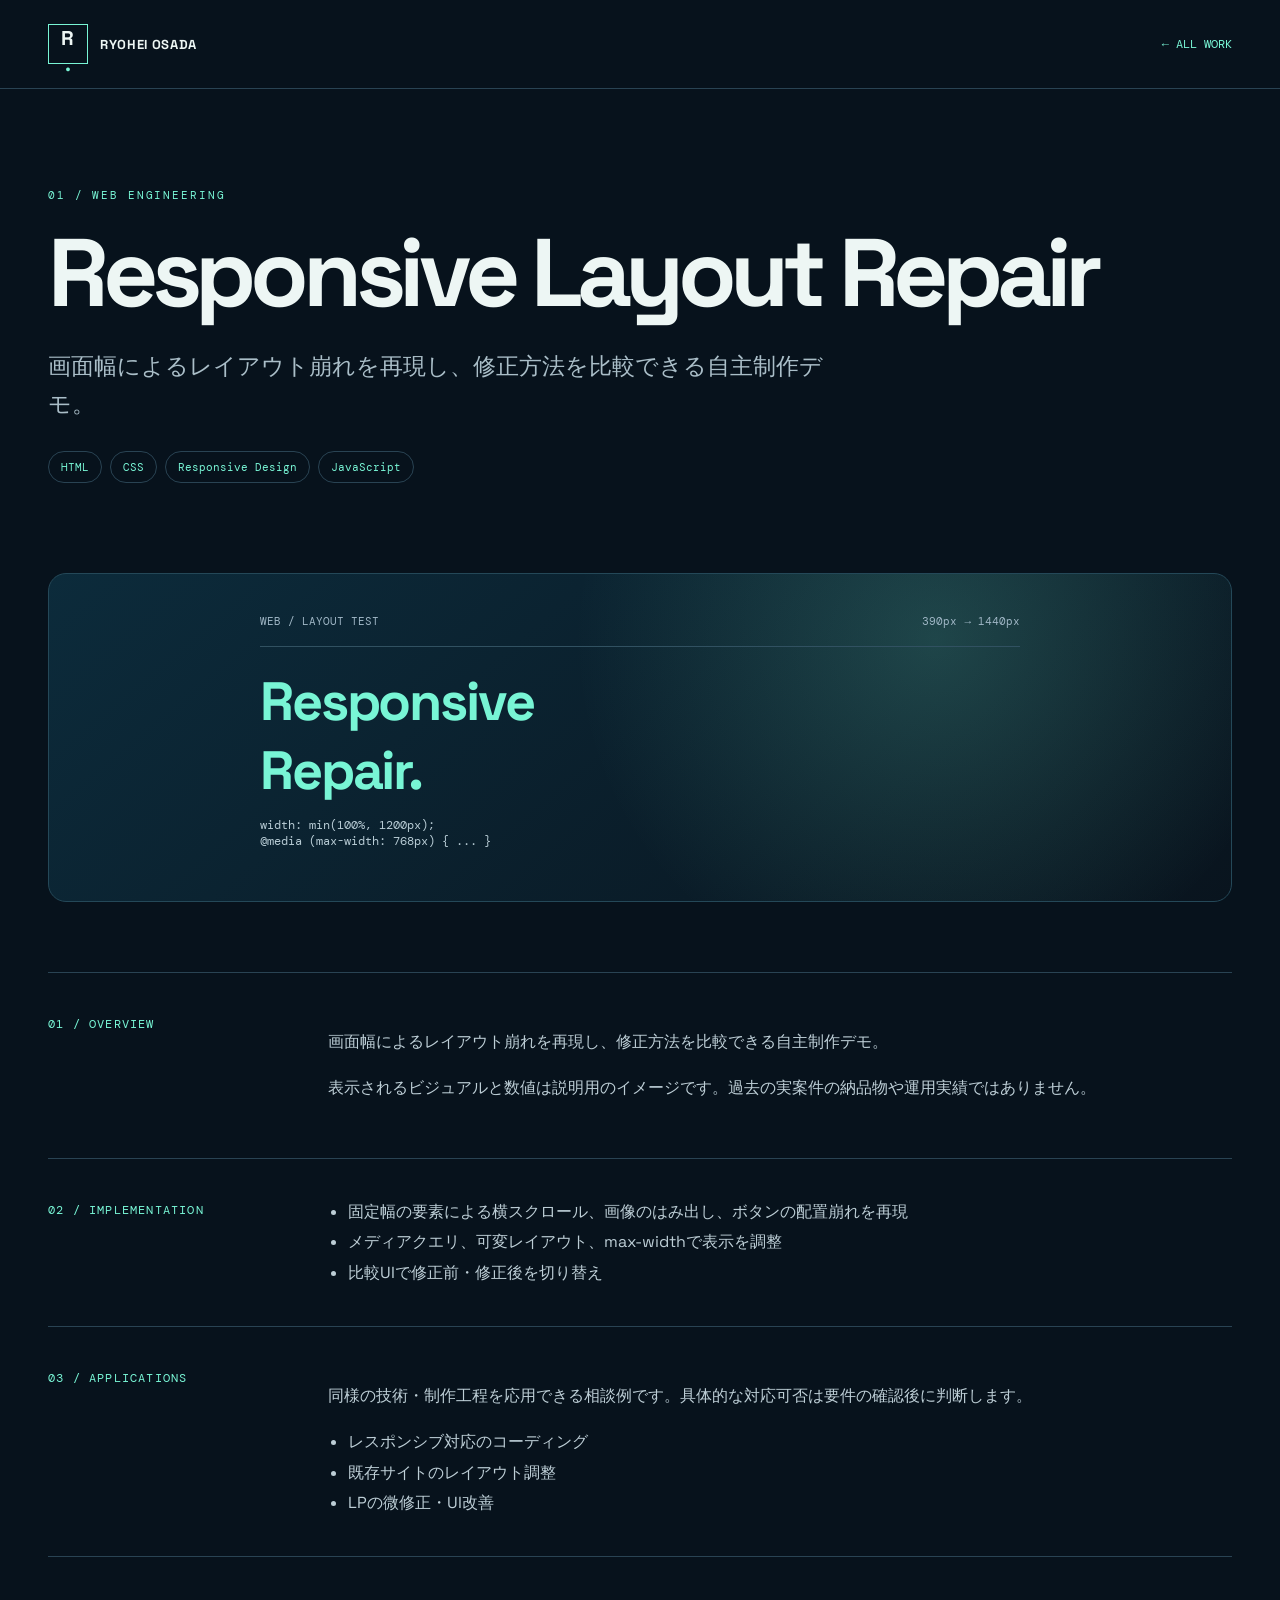
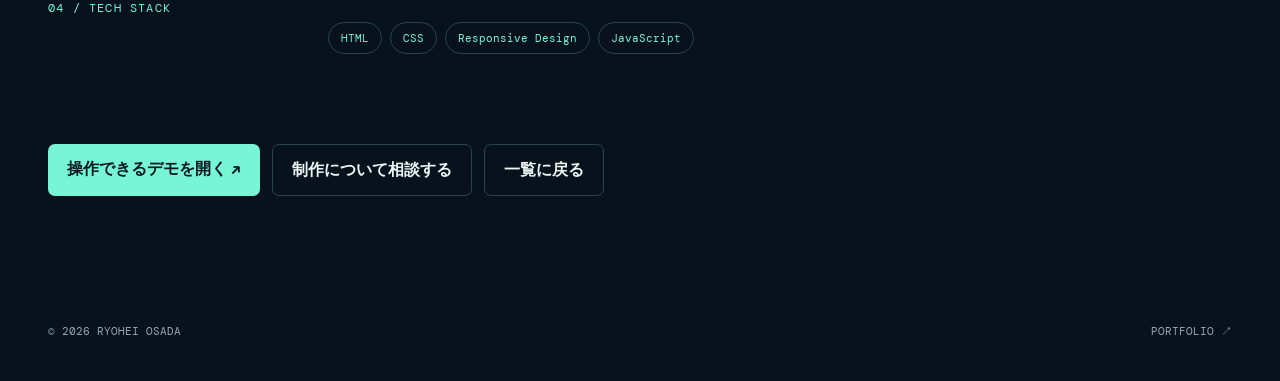
<file: cyber_signal_complete/case-layout.html>
<!doctype html><html lang="ja"><head><meta charset="utf-8"><meta name="viewport" content="width=device-width,initial-scale=1"><meta name="theme-color" content="#07121c"><meta name="description" content="Responsive Layout Repairの制作内容、使用技術、実装例。Ryohei Osada portfolio"><title>Responsive Layout Repair — Ryohei Osada</title><link rel="stylesheet" href="assets/portfolio.css"></head><body class="case-page"><header class="case-header"><div class="wrap"><a class="brand" href="index.html"><span class="brand-icon">R<span>.</span></span><span>RYOHEI OSADA</span></a><a class="case-back" href="index.html#work">← ALL WORK</a></div></header><main class="wrap"><section class="case-hero"><span class="case-kicker">01 / WEB ENGINEERING</span><h1>Responsive Layout Repair</h1><p class="case-lead">画面幅によるレイアウト崩れを再現し、修正方法を比較できる自主制作デモ。</p><div class="case-pillrow"><span class="case-pill">HTML</span><span class="case-pill">CSS</span><span class="case-pill">Responsive Design</span><span class="case-pill">JavaScript</span></div></section><div class="case-art" role="img" aria-label="Responsive Layout Repairのオリジナルイメージ図"><div class="case-art-inner"><div class="terminal-top"><span>WEB / LAYOUT TEST</span><span>390px → 1440px</span></div><strong>Responsive<br>Repair.</strong><pre>width: min(100%, 1200px);
@media (max-width: 768px) { ... }</pre></div></div><div class="case-section"><h2>01 / OVERVIEW</h2><div><p>画面幅によるレイアウト崩れを再現し、修正方法を比較できる自主制作デモ。</p><p class="case-note">表示されるビジュアルと数値は説明用のイメージです。過去の実案件の納品物や運用実績ではありません。</p></div></div><div class="case-section"><h2>02 / IMPLEMENTATION</h2><ul><li>固定幅の要素による横スクロール、画像のはみ出し、ボタンの配置崩れを再現</li><li>メディアクエリ、可変レイアウト、max-widthで表示を調整</li><li>比較UIで修正前・修正後を切り替え</li></ul></div><div class="case-section"><h2>03 / APPLICATIONS</h2><div><p>同様の技術・制作工程を応用できる相談例です。具体的な対応可否は要件の確認後に判断します。</p><ul><li>レスポンシブ対応のコーディング</li><li>既存サイトのレイアウト調整</li><li>LPの微修正・UI改善</li></ul></div></div><div class="case-section"><h2>04 / TECH STACK</h2><div class="case-pillrow"><span class="case-pill">HTML</span><span class="case-pill">CSS</span><span class="case-pill">Responsive Design</span><span class="case-pill">JavaScript</span></div></div><div class="case-actions"><a href="demos/layout.html">操作できるデモを開く ↗</a><a href="mailto:ria190222@akane.waseda.jp?subject=Responsive Layout Repairについて" class="secondary">制作について相談する</a><a href="index.html#work" class="secondary">一覧に戻る</a></div></main><footer class="wrap"><span>© 2026 RYOHEI OSADA</span><a href="index.html">PORTFOLIO ↗</a></footer></body></html>
</file>
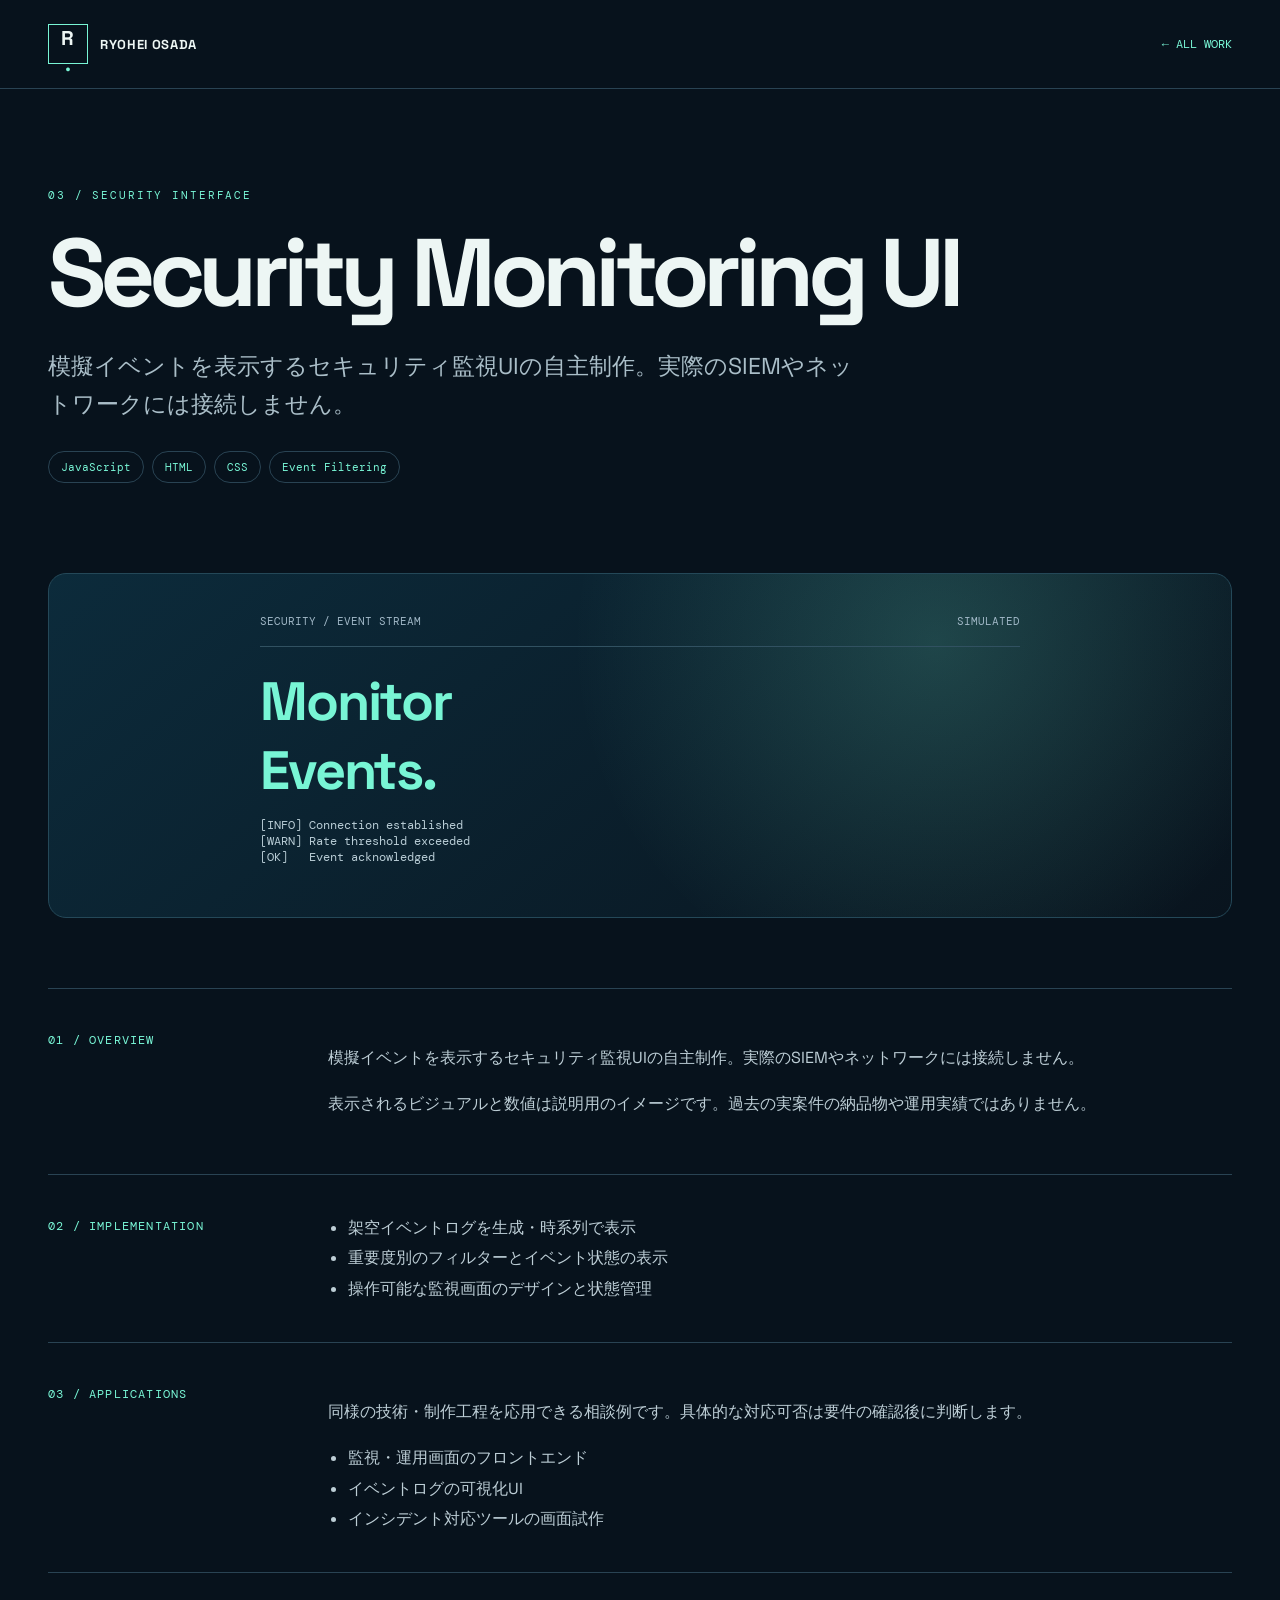
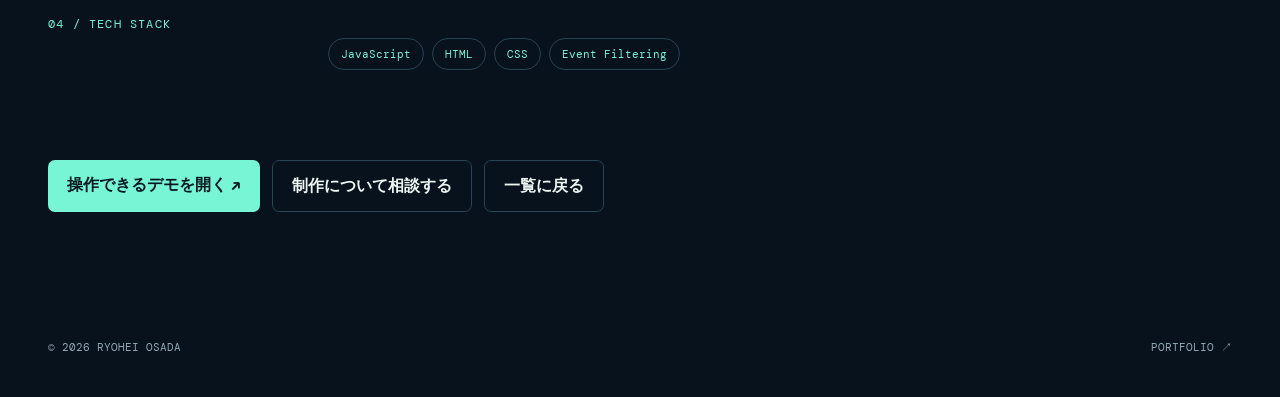
<file: cyber_signal_complete/case-security.html>
<!doctype html><html lang="ja"><head><meta charset="utf-8"><meta name="viewport" content="width=device-width,initial-scale=1"><meta name="theme-color" content="#07121c"><meta name="description" content="Security Monitoring UIの制作内容、使用技術、実装例。Ryohei Osada portfolio"><title>Security Monitoring UI — Ryohei Osada</title><link rel="stylesheet" href="assets/portfolio.css"></head><body class="case-page"><header class="case-header"><div class="wrap"><a class="brand" href="index.html"><span class="brand-icon">R<span>.</span></span><span>RYOHEI OSADA</span></a><a class="case-back" href="index.html#work">← ALL WORK</a></div></header><main class="wrap"><section class="case-hero"><span class="case-kicker">03 / SECURITY INTERFACE</span><h1>Security Monitoring UI</h1><p class="case-lead">模擬イベントを表示するセキュリティ監視UIの自主制作。実際のSIEMやネットワークには接続しません。</p><div class="case-pillrow"><span class="case-pill">JavaScript</span><span class="case-pill">HTML</span><span class="case-pill">CSS</span><span class="case-pill">Event Filtering</span></div></section><div class="case-art" role="img" aria-label="Security Monitoring UIのオリジナルイメージ図"><div class="case-art-inner"><div class="terminal-top"><span>SECURITY / EVENT STREAM</span><span>SIMULATED</span></div><strong>Monitor<br>Events.</strong><pre>[INFO] Connection established
[WARN] Rate threshold exceeded
[OK]   Event acknowledged</pre></div></div><div class="case-section"><h2>01 / OVERVIEW</h2><div><p>模擬イベントを表示するセキュリティ監視UIの自主制作。実際のSIEMやネットワークには接続しません。</p><p class="case-note">表示されるビジュアルと数値は説明用のイメージです。過去の実案件の納品物や運用実績ではありません。</p></div></div><div class="case-section"><h2>02 / IMPLEMENTATION</h2><ul><li>架空イベントログを生成・時系列で表示</li><li>重要度別のフィルターとイベント状態の表示</li><li>操作可能な監視画面のデザインと状態管理</li></ul></div><div class="case-section"><h2>03 / APPLICATIONS</h2><div><p>同様の技術・制作工程を応用できる相談例です。具体的な対応可否は要件の確認後に判断します。</p><ul><li>監視・運用画面のフロントエンド</li><li>イベントログの可視化UI</li><li>インシデント対応ツールの画面試作</li></ul></div></div><div class="case-section"><h2>04 / TECH STACK</h2><div class="case-pillrow"><span class="case-pill">JavaScript</span><span class="case-pill">HTML</span><span class="case-pill">CSS</span><span class="case-pill">Event Filtering</span></div></div><div class="case-actions"><a href="demos/security.html">操作できるデモを開く ↗</a><a href="mailto:ria190222@akane.waseda.jp?subject=Security Monitoring UIについて" class="secondary">制作について相談する</a><a href="index.html#work" class="secondary">一覧に戻る</a></div></main><footer class="wrap"><span>© 2026 RYOHEI OSADA</span><a href="index.html">PORTFOLIO ↗</a></footer></body></html>
</file>
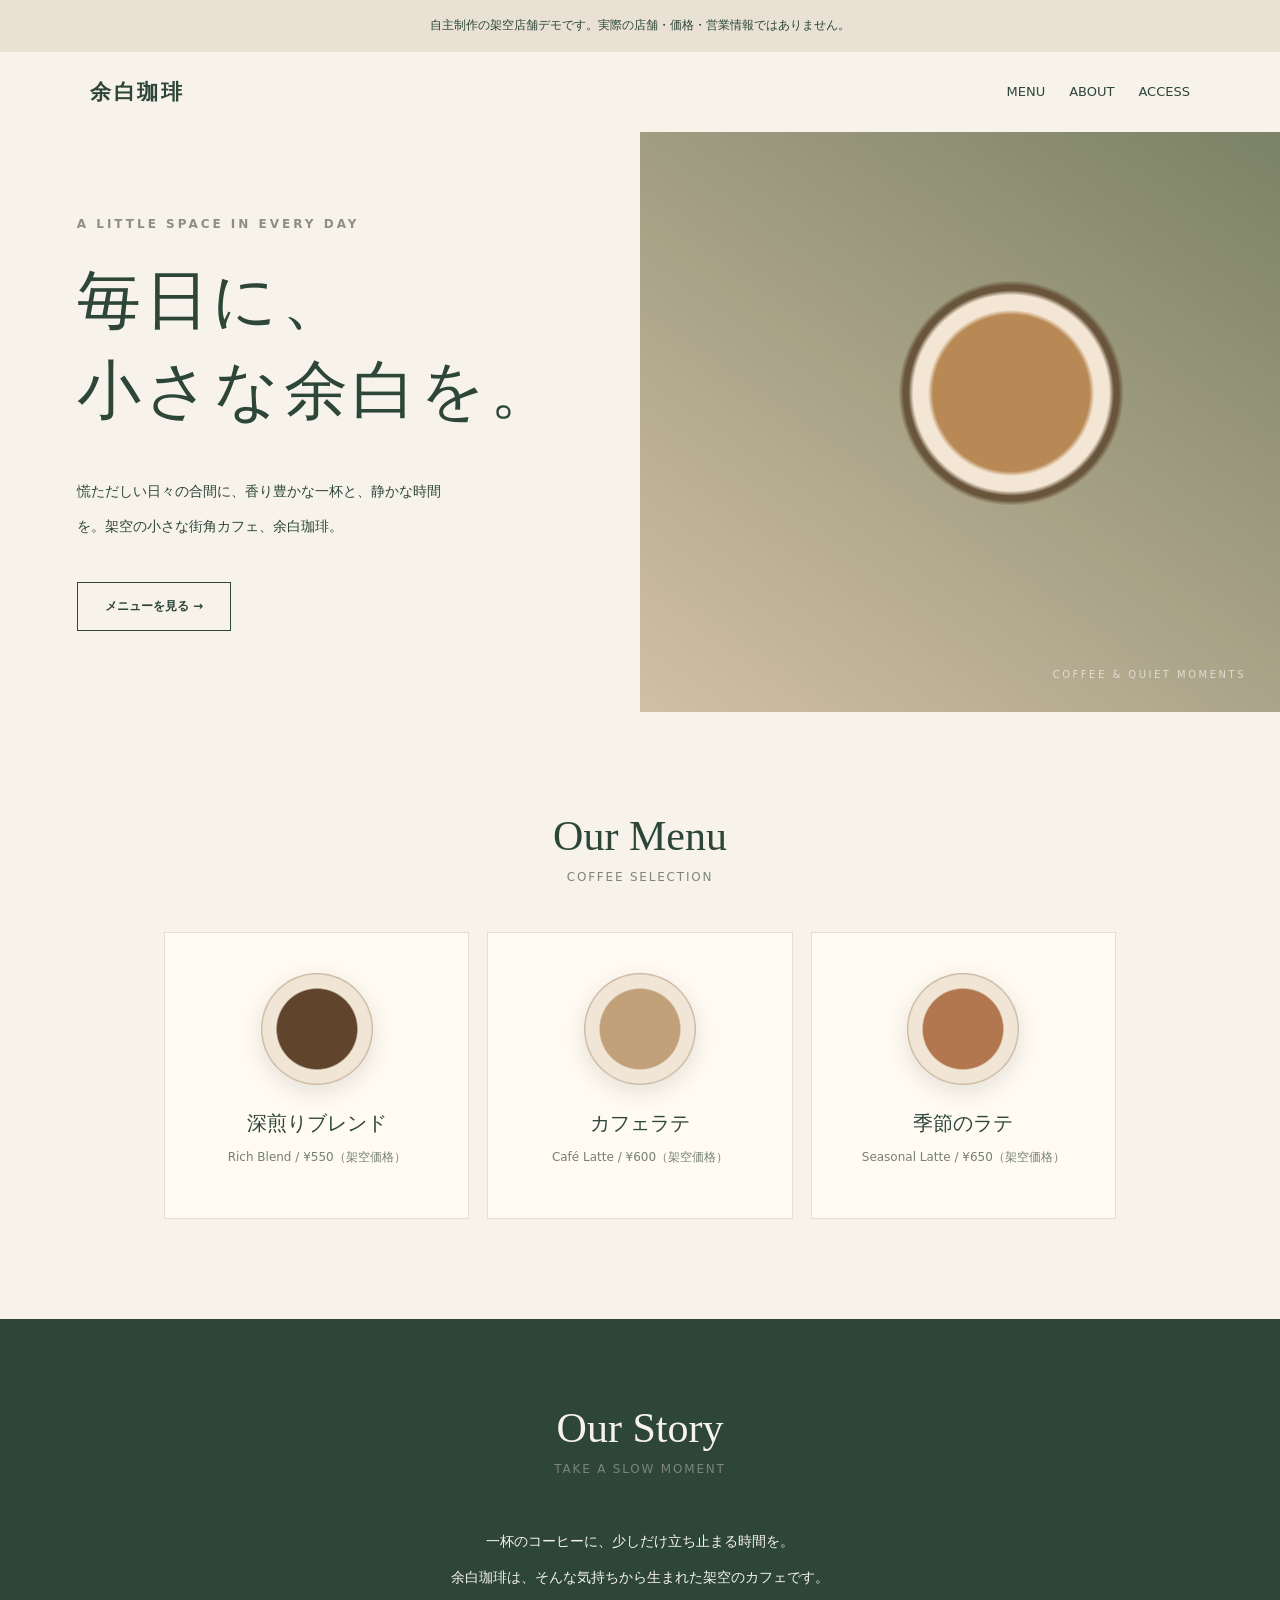
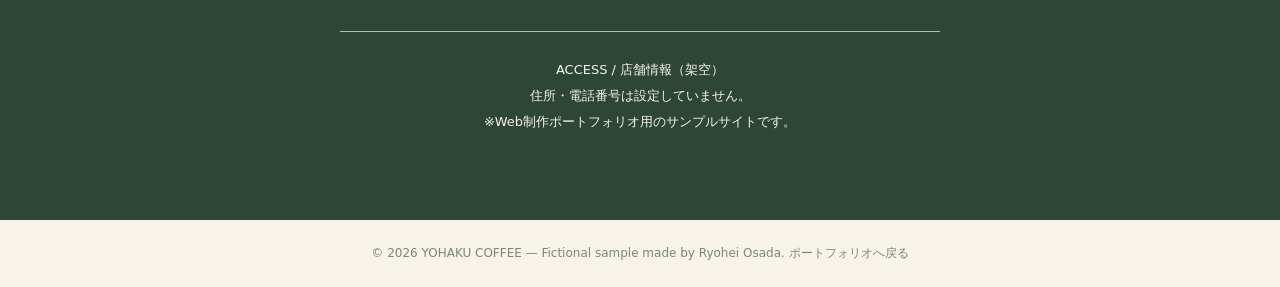
<file: cyber_signal_complete/sample-cafe.html>
<!doctype html><html lang="ja"><head><meta charset="UTF-8"><meta name="viewport" content="width=device-width,initial-scale=1"><meta name="description" content="架空のカフェのWeb制作デモ。"><title>余白珈琲 | 架空カフェの制作デモ</title><style>:root{--green:#2d4638;--cream:#f7f3ea;--sand:#e7ddcb}*{box-sizing:border-box}html{scroll-behavior:smooth}body{margin:0;background:var(--cream);color:var(--green);font-family:Georgia,'Hiragino Mincho ProN',serif}a{color:inherit;text-decoration:none}header{display:flex;justify-content:space-between;align-items:center;padding:26px max(6%,calc((100vw - 1100px)/2));font-family:system-ui,sans-serif;font-size:13px}header strong{font-family:Georgia,serif;letter-spacing:.13em;font-size:21px}header nav{display:flex;gap:24px}.hero{display:grid;grid-template-columns:1fr 1fr;min-height:580px}.hero-copy{padding:75px 10% 70px 12%;display:flex;flex-direction:column;justify-content:center}.en{font:700 12px system-ui,sans-serif;letter-spacing:.25em;color:#8c917e}h1{font-size:clamp(42px,5vw,74px);font-weight:500;line-height:1.4;letter-spacing:.06em;margin:25px 0}.hero-copy p{font-size:14px;line-height:2.5;max-width:380px}.hero-image{background:radial-gradient(circle at 58% 45%,#b98955 0 16%,#f4e6d4 17% 20%,#69553c 21% 22%,transparent 23%),linear-gradient(35deg,#d1bfa6,#7b8265);position:relative;min-height:420px}.hero-image:after{content:'COFFEE & QUIET MOMENTS';position:absolute;bottom:32px;right:34px;color:#fff9;font:10px system-ui;letter-spacing:.25em}.cta{display:inline-block;border:1px solid var(--green);padding:15px 27px;margin-top:24px;font:600 12px system-ui,sans-serif;align-self:start;transition:.2s}.cta:hover{background:var(--green);color:white}.wrap{max-width:1000px;margin:auto;padding:100px 24px}.sectiontitle{text-align:center;font-size:42px;font-weight:400;margin:0}.sub{text-align:center;color:#7d8679;font:12px system-ui;letter-spacing:.15em;margin:10px 0 48px}.menus{display:grid;grid-template-columns:repeat(3,1fr);gap:18px}.menu{background:#fffaf2;padding:40px 22px;text-align:center;border:1px solid var(--sand)}.circle{width:112px;height:112px;margin:0 auto 25px;border-radius:50%;background:radial-gradient(circle,#60442c 0 50%,#f1e5d5 52% 68%,#c9b6a0 70%);box-shadow:0 7px 22px #3d3b3021}.menu:nth-child(2) .circle{background:radial-gradient(circle,#c1a07a 0 50%,#f1e5d5 52% 68%,#c9b6a0 70%)}.menu:nth-child(3) .circle{background:radial-gradient(circle,#b2774f 0 50%,#f1e5d5 52% 68%,#c9b6a0 70%)}.menu h3{font-size:20px;font-weight:500;margin:0 0 6px}.menu p{font:12px system-ui;color:#758173}.story{background:var(--green);color:#f7f3ea;padding:85px 24px;text-align:center}.story p{line-height:2.6;font-size:14px}.info{max-width:600px;margin:35px auto 0;border-top:1px solid #b4bdaa;padding-top:25px;font:13px system-ui,sans-serif;line-height:2}footer{text-align:center;padding:25px;color:#7d8679;font:12px system-ui}#demo{text-align:center;background:#e8e1d4;padding:15px;font:12px system-ui;line-height:1.8}@media(max-width:740px){header{padding:18px 22px}header nav{gap:10px;font-size:11px}.hero{grid-template-columns:1fr}.hero-copy{padding:60px 25px}.hero-image{min-height:300px;grid-row:1}.menus{grid-template-columns:1fr}.wrap{padding:65px 24px}}</style></head><body><div id="demo">自主制作の架空店舗デモです。実際の店舗・価格・営業情報ではありません。</div><header><strong>余白珈琲</strong><nav><a href="#menu">MENU</a><a href="#about">ABOUT</a><a href="#access">ACCESS</a></nav></header><main><section class="hero"><div class="hero-copy"><span class="en">A LITTLE SPACE IN EVERY DAY</span><h1>毎日に、<br>小さな余白を。</h1><p>慌ただしい日々の合間に、香り豊かな一杯と、静かな時間を。架空の小さな街角カフェ、余白珈琲。</p><a class="cta" href="#menu">メニューを見る →</a></div><div class="hero-image" role="img" aria-label="珈琲をイメージしたグラフィック"></div></section><section class="wrap" id="menu"><h2 class="sectiontitle">Our Menu</h2><div class="sub">COFFEE SELECTION</div><div class="menus"><article class="menu"><div class="circle"></div><h3>深煎りブレンド</h3><p>Rich Blend / ¥550（架空価格）</p></article><article class="menu"><div class="circle"></div><h3>カフェラテ</h3><p>Café Latte / ¥600（架空価格）</p></article><article class="menu"><div class="circle"></div><h3>季節のラテ</h3><p>Seasonal Latte / ¥650（架空価格）</p></article></div></section><section class="story" id="about"><h2 class="sectiontitle">Our Story</h2><div class="sub">TAKE A SLOW MOMENT</div><p>一杯のコーヒーに、少しだけ立ち止まる時間を。<br>余白珈琲は、そんな気持ちから生まれた架空のカフェです。</p><div id="access" class="info">ACCESS / 店舗情報（架空）<br>住所・電話番号は設定していません。<br>※Web制作ポートフォリオ用のサンプルサイトです。</div></section></main><footer>© 2026 YOHAKU COFFEE — Fictional sample made by Ryohei Osada. <a href="index.html">ポートフォリオへ戻る</a></footer></body></html>
</file>
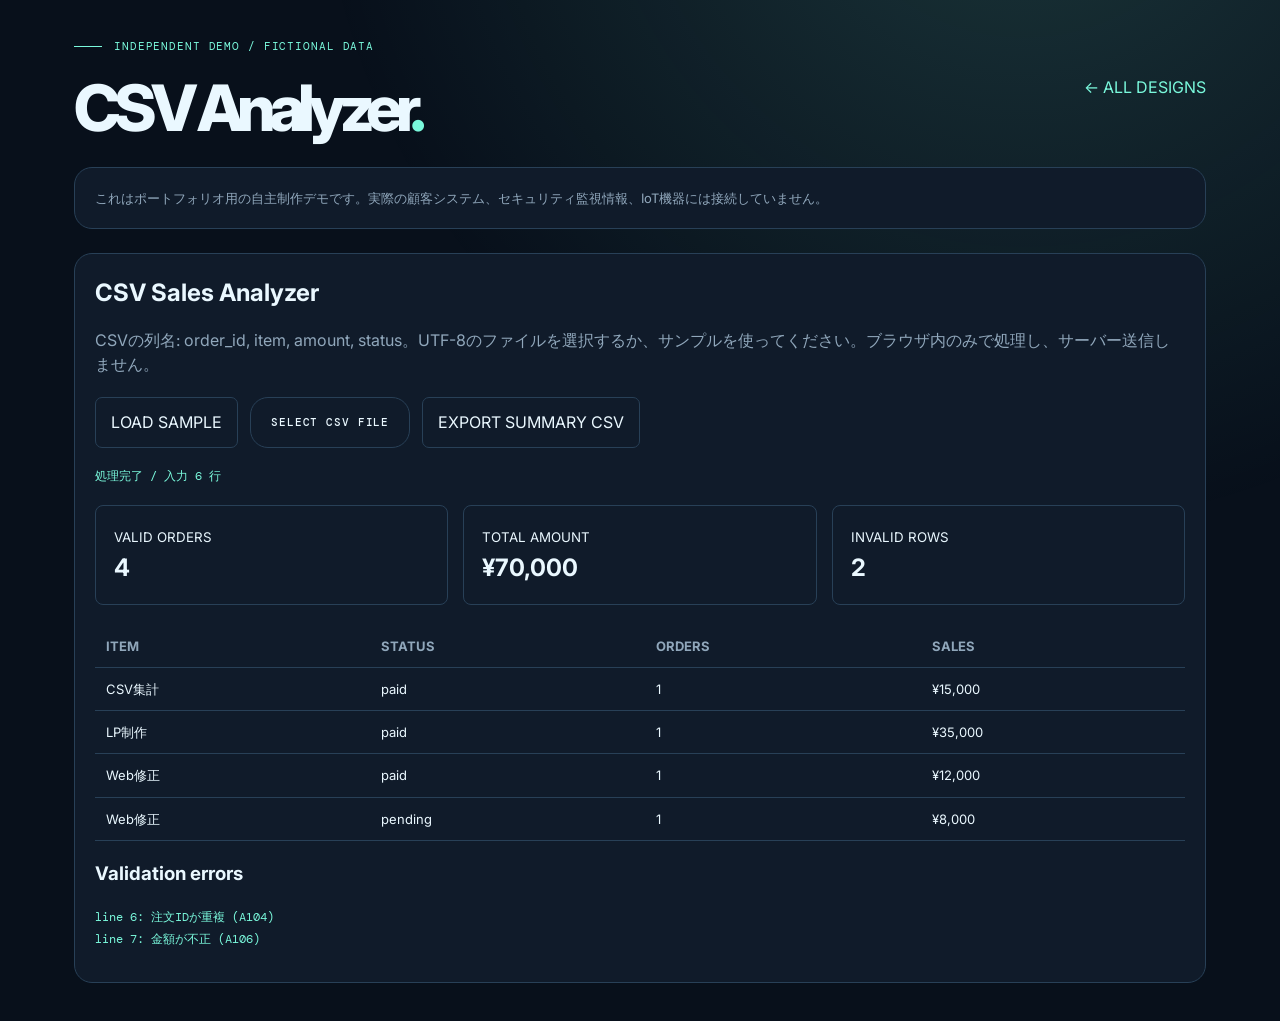
<file: cyber_signal_complete/demos/automation.html>
<!doctype html><html lang="ja"><head><meta charset="utf-8"><meta name="viewport" content="width=device-width,initial-scale=1"><title>CSV Analyzer — Demo</title><link rel="stylesheet" href="../assets/style.css"></head><body class="theme-cyber"><main class="demo-body"><header class="demo-header"><div><p class="eyebrow">INDEPENDENT DEMO / FICTIONAL DATA</p><h1>CSV Analyzer<span style="color:var(--accent)">.</span></h1></div><a href="../index.html">← ALL DESIGNS</a></header><div class="note" style="margin-bottom:24px">これはポートフォリオ用の自主制作デモです。実際の顧客システム、セキュリティ監視情報、IoT機器には接続していません。</div><div class="demo-panel"><h2 style="font-size:24px;margin:0">CSV Sales Analyzer</h2><p class="muted">CSVの列名: order_id, item, amount, status。UTF-8のファイルを選択するか、サンプルを使ってください。ブラウザ内のみで処理し、サーバー送信しません。</p><div class="demo-controls"><button id="sample">LOAD SAMPLE</button><label class="btn secondary" for="file">SELECT CSV FILE<input id="file" type="file" accept=".csv,text/csv" style="display:none"></label><button id="export">EXPORT SUMMARY CSV</button></div><div id="message" class="badge-demo" role="status"></div><div class="kpi-row" style="margin:20px 0"><div><small>VALID ORDERS</small><strong id="valid">—</strong></div><div><small>TOTAL AMOUNT</small><strong id="total">—</strong></div><div><small>INVALID ROWS</small><strong id="invalid">—</strong></div></div><div style="overflow-x:auto"><table class="demo-table"><thead><tr><th>ITEM</th><th>STATUS</th><th>ORDERS</th><th>SALES</th></tr></thead><tbody id="summary"></tbody></table></div><h3>Validation errors</h3><pre class="log-area" id="errors"></pre></div></main><script>let output=[];const sample='order_id,item,amount,status\nA101,Web修正,12000,paid\nA102,LP制作,35000,paid\nA103,Web修正,8000,pending\nA104,CSV集計,15000,paid\nA104,CSV集計,15000,paid\nA106,UI制作,not_a_number,pending';function parseCSV(text){const rows=[];let row=[],field='',quoted=false;for(let i=0;i<text.length;i++){const c=text[i];if(c==='"'){if(quoted&&text[i+1]==='"'){field+='"';i++}else quoted=!quoted}else if(c===','&&!quoted){row.push(field);field=''}else if((c==='\n'||c==='\r')&&!quoted){if(c==='\r'&&text[i+1]==='\n')i++;row.push(field);if(row.some(x=>x.trim()))rows.push(row);row=[];field=''}else field+=c}row.push(field);if(row.some(x=>x.trim()))rows.push(row);if(quoted)throw Error('閉じていない引用符があります');return rows}function analyze(text){try{const rows=parseCSV(text.replace(/^\uFEFF/,''));const head=rows.shift().map(x=>x.trim().toLowerCase());const fields=['order_id','item','amount','status'];if(fields.some(f=>!head.includes(f)))throw Error('必要な列: '+fields.join(', '));const seen=new Set(),groups=new Map(),errors=[];let total=0,valid=0;rows.forEach((r,i)=>{const get=k=>(r[head.indexOf(k)]||'').trim(),id=get('order_id'),item=get('item'),status=get('status'),raw=get('amount'),amount=Number(raw);let reason='';if(!id||!item||!status||!raw)reason='必須項目が空欄';else if(!Number.isFinite(amount)||amount<0)reason='金額が不正';else if(seen.has(id))reason='注文IDが重複';if(reason){errors.push(`line ${i+2}: ${reason} (${id||'no id'})`);return}seen.add(id);valid++;total+=amount;const key=item+'|||'+status;const v=groups.get(key)||{item,status,count:0,total:0};v.count++;v.total+=amount;groups.set(key,v)});output=[...groups.values()].sort((a,b)=>a.item.localeCompare(b.item));document.getElementById('valid').textContent=valid;document.getElementById('total').textContent='¥'+total.toLocaleString('ja-JP');document.getElementById('invalid').textContent=errors.length;document.getElementById('summary').innerHTML=output.map(x=>`<tr><td>${escapeHTML(x.item)}</td><td>${escapeHTML(x.status)}</td><td>${x.count}</td><td>¥${x.total.toLocaleString('ja-JP')}</td></tr>`).join('');document.getElementById('errors').textContent=errors.join('\n')||'No validation errors';document.getElementById('message').textContent='処理完了 / 入力 '+rows.length+' 行'}catch(e){document.getElementById('message').textContent='エラー: '+e.message}}function escapeHTML(s){return s.replace(/[&<>"']/g,c=>({'&':'&amp;','<':'&lt;','>':'&gt;','"':'&quot;',"'":'&#39;'}[c]))}document.getElementById('sample').onclick=()=>analyze(sample.replaceAll('\\n','\n'));document.getElementById('file').onchange=async e=>{const f=e.target.files[0];if(f){if(f.size>2e6){document.getElementById('message').textContent='2MB以下のCSVを選択してください';return}analyze(await f.text())}};document.getElementById('export').onclick=()=>{if(!output.length)return;const csv='item,status,count,total\n'+output.map(x=>[x.item,x.status,x.count,x.total].map(v=>'"'+String(v).replaceAll('"','""')+'"').join(',')).join('\n');const blob=new Blob(['\ufeff'+csv],{type:'text/csv;charset=utf-8'}),a=document.createElement('a');a.href=URL.createObjectURL(blob);a.download='summary.csv';a.click();setTimeout(()=>URL.revokeObjectURL(a.href),1000)};document.getElementById('sample').click();</script></body></html>
</file>
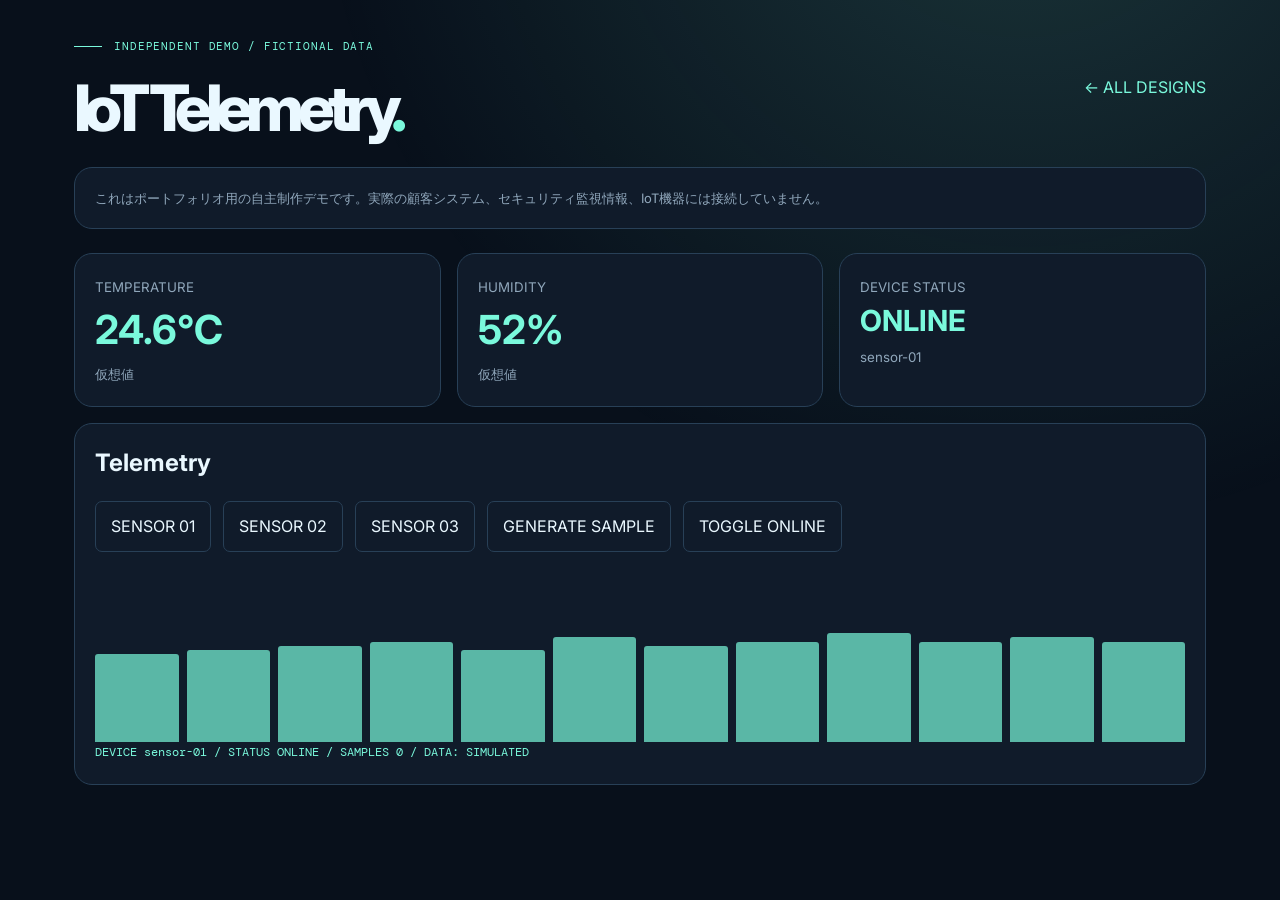
<file: cyber_signal_complete/demos/iot.html>
<!doctype html><html lang="ja"><head><meta charset="utf-8"><meta name="viewport" content="width=device-width,initial-scale=1"><title>IoT Telemetry — Demo</title><link rel="stylesheet" href="../assets/style.css"></head><body class="theme-cyber"><main class="demo-body"><header class="demo-header"><div><p class="eyebrow">INDEPENDENT DEMO / FICTIONAL DATA</p><h1>IoT Telemetry<span style="color:var(--accent)">.</span></h1></div><a href="../index.html">← ALL DESIGNS</a></header><div class="note" style="margin-bottom:24px">これはポートフォリオ用の自主制作デモです。実際の顧客システム、セキュリティ監視情報、IoT機器には接続していません。</div><div class="dashboard"><div class="metric"><small>TEMPERATURE</small><span class="number" id="temp">24.6°C</span><small>仮想値</small></div><div class="metric"><small>HUMIDITY</small><span class="number" id="humidity">52%</span><small>仮想値</small></div><div class="metric"><small>DEVICE STATUS</small><span class="number" id="state" style="font-size:29px">ONLINE</span><small id="device">sensor-01</small></div><div class="demo-panel"><h2 style="font-size:24px;margin:0">Telemetry</h2><div class="demo-controls"><button data-device="sensor-01">SENSOR 01</button><button data-device="sensor-02">SENSOR 02</button><button data-device="sensor-03">SENSOR 03</button><button id="sample">GENERATE SAMPLE</button><button id="toggle">TOGGLE ONLINE</button></div><div class="chart-bars" id="bars" role="img" aria-label="生成した温度サンプルの棒グラフ"></div><div class="log-area" id="log"></div></div></div></main><script>let current=0,online=true,count=0;const sensors=[{id:'sensor-01',t:24.6,h:52},{id:'sensor-02',t:21.2,h:61},{id:'sensor-03',t:28.3,h:44}],bars=document.getElementById('bars');let vals=[21,22,23,24,22,25,23,24,26,24,25,24];function paint(){const s=sensors[current];document.getElementById('temp').textContent=s.t.toFixed(1)+'°C';document.getElementById('humidity').textContent=s.h+'%';document.getElementById('device').textContent=s.id;document.getElementById('state').textContent=online?'ONLINE':'OFFLINE';bars.innerHTML=vals.map(x=>`<span style="height:${Math.max(8,x*2.7)}%" title="${x}°C"></span>`).join('');document.getElementById('log').textContent=`DEVICE ${s.id} / STATUS ${online?'ONLINE':'OFFLINE'} / SAMPLES ${count} / DATA: SIMULATED`};document.querySelectorAll('[data-device]').forEach((b,i)=>b.onclick=()=>{current=i;online=true;paint()});document.getElementById('sample').onclick=()=>{if(!online)return;const s=sensors[current];count++;s.t=Math.max(15,Math.min(35,s.t+(count%2?.7:-.4)));s.h=Math.max(20,Math.min(80,s.h+(count%2?1:-2)));vals=[...vals.slice(1),s.t];paint()};document.getElementById('toggle').onclick=()=>{online=!online;paint()};paint();</script></body></html>
</file>
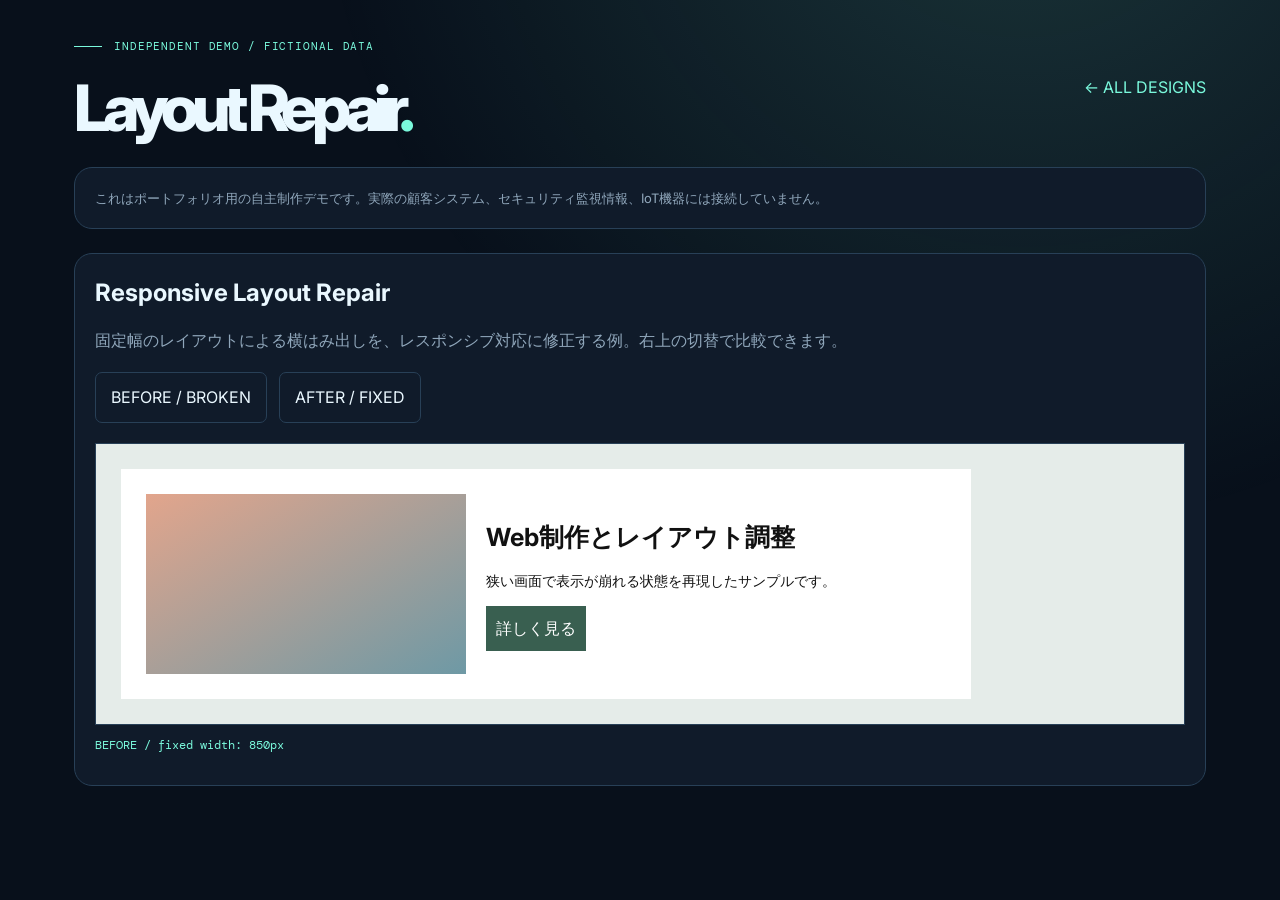
<file: cyber_signal_complete/demos/layout.html>
<!doctype html><html lang="ja"><head><meta charset="utf-8"><meta name="viewport" content="width=device-width,initial-scale=1"><title>Layout Repair — Demo</title><link rel="stylesheet" href="../assets/style.css"></head><body class="theme-cyber"><main class="demo-body"><header class="demo-header"><div><p class="eyebrow">INDEPENDENT DEMO / FICTIONAL DATA</p><h1>Layout Repair<span style="color:var(--accent)">.</span></h1></div><a href="../index.html">← ALL DESIGNS</a></header><div class="note" style="margin-bottom:24px">これはポートフォリオ用の自主制作デモです。実際の顧客システム、セキュリティ監視情報、IoT機器には接続していません。</div><div class="demo-panel"><h2 style="font-size:24px;margin:0">Responsive Layout Repair</h2><p class="muted">固定幅のレイアウトによる横はみ出しを、レスポンシブ対応に修正する例。右上の切替で比較できます。</p><div class="demo-controls"><button id="broken">BEFORE / BROKEN</button><button id="fixed">AFTER / FIXED</button></div><div class="fix-frame broken" id="frame"><div class="fix-content"><div class="fake-img"></div><div class="fix-text"><h2>Web制作とレイアウト調整</h2><p>狭い画面で表示が崩れる状態を再現したサンプルです。</p><button style="padding:10px;background:#395f50;color:white;border:0">詳しく見る</button></div></div></div><p class="badge-demo" id="status">BEFORE / fixed width: 850px</p></div></main><script>const f=document.getElementById('frame');document.getElementById('broken').onclick=()=>{f.className='fix-frame broken';document.getElementById('status').textContent='BEFORE / fixed width: 850px'};document.getElementById('fixed').onclick=()=>{f.className='fix-frame fixed';document.getElementById('status').textContent='AFTER / fluid width + wrapping'};</script></body></html>
</file>
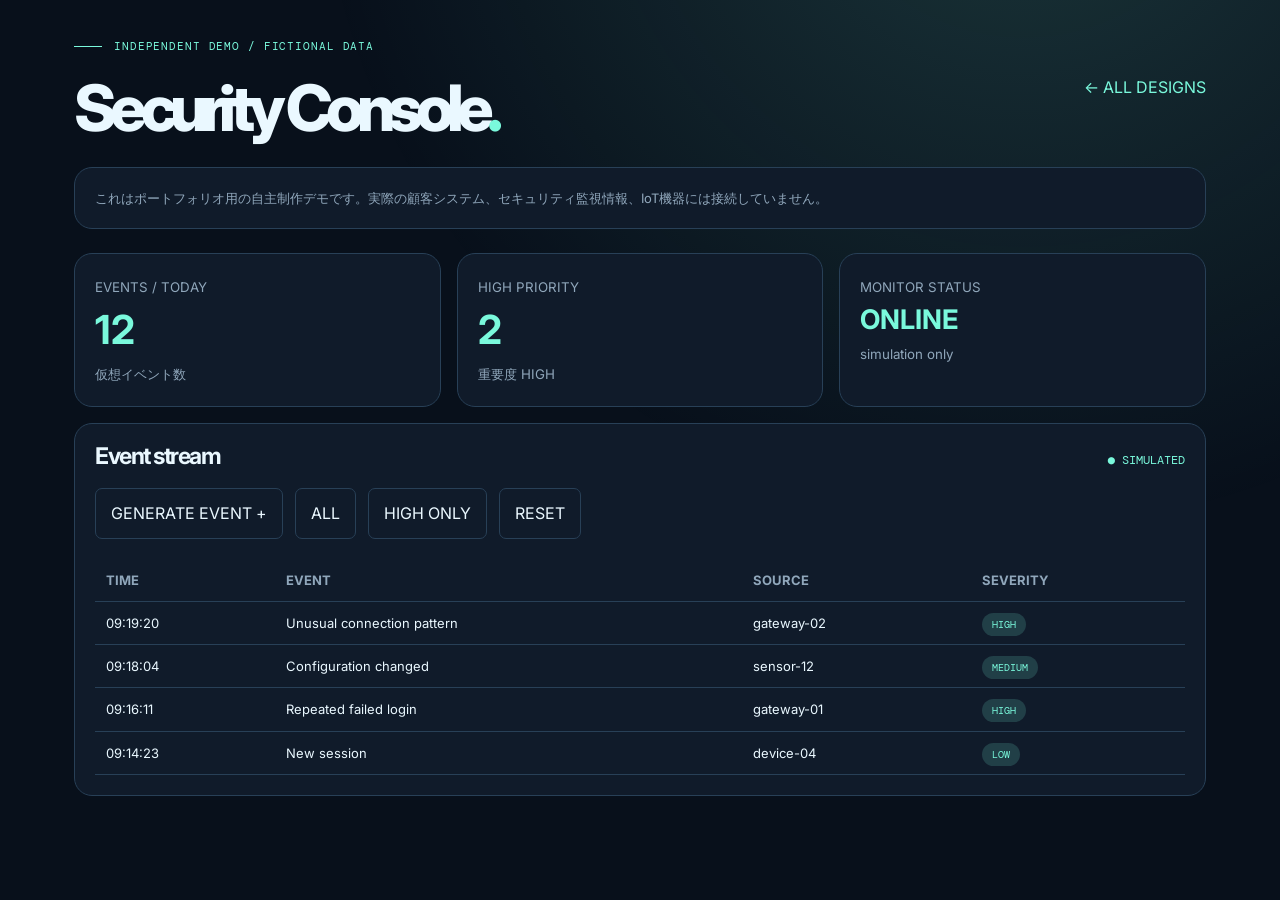
<file: cyber_signal_complete/demos/security.html>
<!doctype html><html lang="ja"><head><meta charset="utf-8"><meta name="viewport" content="width=device-width,initial-scale=1"><title>Security Console — Demo</title><link rel="stylesheet" href="../assets/style.css"></head><body class="theme-cyber"><main class="demo-body"><header class="demo-header"><div><p class="eyebrow">INDEPENDENT DEMO / FICTIONAL DATA</p><h1>Security Console<span style="color:var(--accent)">.</span></h1></div><a href="../index.html">← ALL DESIGNS</a></header><div class="note" style="margin-bottom:24px">これはポートフォリオ用の自主制作デモです。実際の顧客システム、セキュリティ監視情報、IoT機器には接続していません。</div><div class="dashboard"><div class="metric"><small>EVENTS / TODAY</small><span class="number" id="events">12</span><small>仮想イベント数</small></div><div class="metric"><small>HIGH PRIORITY</small><span class="number" id="high">2</span><small>重要度 HIGH</small></div><div class="metric"><small>MONITOR STATUS</small><span class="number" style="font-size:27px">ONLINE</span><small>simulation only</small></div><div class="demo-panel"><div class="section-heading" style="margin-bottom:8px"><h2 style="font-size:23px">Event stream</h2><span class="badge-demo">● SIMULATED</span></div><div class="demo-controls"><button id="add">GENERATE EVENT +</button><button data-sev="ALL">ALL</button><button data-sev="HIGH">HIGH ONLY</button><button id="clear">RESET</button></div><div style="overflow-x:auto"><table class="demo-table"><thead><tr><th>TIME</th><th>EVENT</th><th>SOURCE</th><th>SEVERITY</th></tr></thead><tbody id="rows"></tbody></table></div></div></div></main><script>const original=[['09:14:23','New session','device-04','LOW'],['09:16:11','Repeated failed login','gateway-01','HIGH'],['09:18:04','Configuration changed','sensor-12','MEDIUM'],['09:19:20','Unusual connection pattern','gateway-02','HIGH']];let data=[...original],filter='ALL';const events=['Session opened','Unexpected port request','Failed authentication','Configuration update','Policy matched'];let seq=0;function render(){document.getElementById('events').textContent=data.length+8;document.getElementById('high').textContent=data.filter(x=>x[3]==='HIGH').length;document.getElementById('rows').innerHTML=data.filter(x=>filter==='ALL'||x[3]===filter).slice().reverse().map(x=>`<tr>${x.map((v,i)=>`<td>${i===3?`<span class="pill">${v}</span>`:v}</td>`).join('')}</tr>`).join('')}document.getElementById('add').onclick=()=>{seq++;data.push([new Date().toLocaleTimeString('ja-JP',{hour12:false}),events[seq%events.length],'node-'+String(10+seq).padStart(2,'0'),['LOW','MEDIUM','HIGH'][seq%3]]);render()};document.getElementById('clear').onclick=()=>{data=[...original];render()};document.querySelectorAll('[data-sev]').forEach(b=>b.onclick=()=>{filter=b.dataset.sev;render()});render();</script></body></html>
</file>
<file: cyber_signal_complete/assets/portfolio.css>
@import url('https://fonts.googleapis.com/css2?family=DM+Mono:wght@400;500&family=Space+Grotesk:wght@400;500;600;700&display=swap');
:root{--bg:#07121c;--panel:#101f2d;--panel2:#142939;--edge:#294353;--text:#edf6f4;--muted:#94aab5;--mint:#78f5d5;--blue:#7295ff;--font:'Space Grotesk',Arial,sans-serif;--mono:'DM Mono',monospace}*{box-sizing:border-box}html{scroll-behavior:smooth;scroll-padding-top:95px}body{margin:0;background:var(--bg);color:var(--text);font-family:var(--font);overflow-x:hidden}a{color:inherit;text-decoration:none}button{font:inherit;cursor:pointer}button:focus-visible,a:focus-visible,input:focus-visible{outline:2px solid var(--mint);outline-offset:4px}::selection{background:var(--mint);color:var(--bg)}.wrap{width:min(1380px,calc(100% - 96px));margin:auto}.top-progress{height:2px;background:var(--mint);position:fixed;left:0;top:0;width:0;z-index:40}.pointer-glow{position:fixed;width:420px;height:420px;border-radius:50%;pointer-events:none;z-index:0;background:radial-gradient(circle,rgba(84,184,175,.055),transparent 70%);transform:translate(-50%,-50%)}.topbar{position:relative;z-index:5;height:95px;display:flex;align-items:center;border-bottom:1px solid var(--edge);gap:30px}.brand{display:flex;gap:12px;align-items:center;font-weight:700;font-size:13px;letter-spacing:.05em;white-space:nowrap}.brand-icon{border:1px solid var(--mint);color:var(--text);font-size:20px;width:40px;height:40px;display:grid;place-items:center}.brand-icon span{color:var(--mint)}.brand small{color:var(--muted);font:10px var(--mono)}.topbar nav{display:flex;gap:33px;margin-left:auto}.topbar nav a,.command-key{font:11px var(--mono);letter-spacing:.12em;color:var(--muted)}.topbar nav a:hover{color:var(--mint)}.command-key{background:var(--panel);border:1px solid var(--edge);padding:11px 14px;color:var(--text)}.hero{position:relative;display:grid;grid-template-columns:1.08fr .92fr;min-height:715px;gap:45px;padding-top:100px;padding-bottom:92px}.eyebrow,.overline{font:11px var(--mono);letter-spacing:.14em;color:var(--mint)}.live-dot{display:inline-block;width:7px;height:7px;background:var(--mint);border-radius:50%;box-shadow:0 0 16px var(--mint);margin-right:10px;animation:blink 2s infinite}.slash{color:var(--muted);padding:0 9px}@keyframes blink{50%{opacity:.35}}h1{font-size:clamp(88px,10vw,176px);line-height:.78;letter-spacing:-.1em;font-weight:700;margin:49px 0 58px}h1 em{font-style:normal;color:var(--mint)}h1 em span{color:var(--blue)}.hero-sub{display:flex;gap:40px;align-items:stretch}.hero-sub .role{font-size:20px;font-weight:600;line-height:1.4;border-left:2px solid var(--mint);padding-left:15px}.hero-sub p{color:var(--muted);line-height:1.8;margin:0;font-size:14px}.hero-actions{display:flex;gap:16px;margin-top:43px}.hero-actions a{display:flex;align-items:center;justify-content:space-between;min-width:180px;padding:16px 19px;border:1px solid var(--edge);font-size:13px;font-weight:700}.hero-actions a span{font-size:19px}.hero-actions .primary{color:var(--bg);background:var(--mint);border-color:var(--mint)}.hero-actions .ghost:hover{border-color:var(--mint)}.hero-meta{display:flex;gap:26px;margin-top:80px;color:var(--muted);font:10px var(--mono);letter-spacing:.08em}.hero-visual{align-self:start;height:560px;position:relative;background:radial-gradient(circle at center,#163e48 0,#081924 45%,#08131c 75%);border:1px solid var(--edge);overflow:hidden;isolation:isolate}.hero-visual:before{content:'';position:absolute;inset:0;background-image:linear-gradient(#2d52612d 1px,transparent 1px),linear-gradient(90deg,#2d52612d 1px,transparent 1px);background-size:36px 36px}.hero-visual canvas{position:absolute;inset:0;width:100%;height:100%;z-index:1;opacity:.9}.viz-head,.viz-foot{position:absolute;z-index:3;left:22px;right:22px;display:flex;justify-content:space-between;gap:12px;font:10px var(--mono);color:#b5ccd4}.viz-head{top:22px}.viz-head i{display:inline-block;width:7px;height:7px;background:var(--mint);border-radius:50%;margin-right:8px}.viz-foot{bottom:23px;color:var(--mint)}.viz-center{position:absolute;z-index:2;inset:0;display:flex;align-items:center;justify-content:center;flex-direction:column;text-align:center;pointer-events:none;text-shadow:0 6px 24px #07121c}.viz-center span,.viz-center small{font:10px var(--mono);letter-spacing:.17em;color:var(--mint)}.viz-center strong{font-size:clamp(32px,4vw,59px);letter-spacing:-.065em;line-height:1.1;margin:15px 0 35px}.viz-center small{color:var(--muted)}.ticker{overflow:hidden;border-block:1px solid var(--edge);padding:18px 0;background:#0e2632}.ticker>div{width:max-content;white-space:nowrap;animation:marquee 45s linear infinite;font:11px var(--mono);letter-spacing:.12em;color:#acc6ca}.ticker b{padding:0 35px;color:var(--mint);font-size:18px}@keyframes marquee{to{transform:translateX(-50%)}}.section{padding-top:120px;padding-bottom:110px;border-bottom:1px solid var(--edge)}.section-top{display:flex;justify-content:space-between;align-items:end;gap:24px;margin-bottom:48px}.section-top h2,.contact h2{font-size:clamp(48px,6vw,94px);line-height:1.02;letter-spacing:-.08em;margin:21px 0 0}.section-top h2 span{color:var(--mint)}.section-top>p{width:300px;line-height:1.9;font-size:13px;color:var(--muted)}.filters{display:flex;gap:8px;flex-wrap:wrap;margin-bottom:23px}.filter{background:transparent;color:var(--muted);padding:12px 16px;border:1px solid var(--edge);font:11px var(--mono);letter-spacing:.08em}.filter.active{background:var(--mint);border-color:var(--mint);color:var(--bg)}.filter sup{margin-left:7px}.works-grid{display:grid;grid-template-columns:repeat(2,minmax(0,1fr));gap:19px}.work-card{min-width:0;overflow:hidden;border:1px solid var(--edge);background:#0c1a26;transition:border-color .3s,transform .3s}.work-card:hover{border-color:var(--mint);transform:translateY(-4px)}.work-card[hidden]{display:none}.work-visual{height:325px;display:block;position:relative;overflow:hidden}.work-visual:after{content:'';pointer-events:none;position:absolute;inset:0;background:linear-gradient(135deg,transparent 65%,#fff1)}.visual-top{position:absolute;top:22px;left:25px;font:10px var(--mono);color:#c5d9e1;z-index:2;letter-spacing:.1em}.visual-link{position:absolute;right:20px;bottom:18px;font:11px var(--mono);color:#d8fff5;z-index:3;background:#07121c99;padding:10px}.work-info{padding:25px 28px 29px}.work-id{font:10px var(--mono);color:var(--mint);letter-spacing:.1em}.work-id span{color:var(--muted);margin-left:13px}.work-info h3{font-size:29px;letter-spacing:-.055em;margin:17px 0 7px}.work-info p{margin:0 0 21px;line-height:1.8;font-size:13px;color:var(--muted);min-height:47px}.tags{display:flex;gap:7px;flex-wrap:wrap}.tags span{border:1px solid #284250;color:#bdcbd1;font:10px var(--mono);padding:7px 10px}.visual-web{background:radial-gradient(circle at 90% 10%,#286b72,#0a2433 70%)}.browser-mock{position:absolute;left:14%;right:14%;top:22%;bottom:-15%;border-radius:10px 10px 0 0;background:#e6f1ec;box-shadow:0 15px 90px #0009;transform:perspective(600px) rotateY(-9deg) rotateX(8deg);transition:transform .4s}.work-card:hover .browser-mock{transform:perspective(600px) rotateY(-3deg) rotateX(1deg) translateY(-6px)}.window-bar{height:30px;background:#182f3d;display:flex;align-items:center;gap:5px;padding:0 12px}.window-bar span{background:#7793a0;border-radius:50%;width:7px;height:7px}.window-bar small{font:9px var(--mono);color:#a6bac6;margin-left:20px}.web-demo{display:grid;grid-template-columns:1fr 1.2fr;padding:26px;gap:30px;color:#152b33}.web-side .stripe{background:#a1beb4;height:12px;margin:12px 0}.web-side .short{width:55%}.mock-button{background:#114c50;color:white;font-size:12px;width:max-content;padding:10px;margin-top:23px}.web-block span{font:10px var(--mono);color:#618c80}.web-block strong{display:block;font-size:43px;line-height:.95;letter-spacing:-.06em;margin-top:10px}.web-block i{color:#159179;font-style:normal}.web-lines{height:4px;margin-top:20px;background:#aec9c2}.visual-automation{background:radial-gradient(circle at 20% 40%,#28504e,#091b2b 68%)}.data-mock{position:absolute;inset:66px 15% 30px;background:#10242d;border:1px solid #478677;padding:24px;transform:rotate(-4deg);box-shadow:19px 22px 55px #0007;transition:.3s}.work-card:hover .data-mock{transform:rotate(-1deg) translateY(-4px)}.data-head{display:flex;justify-content:space-between;font:11px var(--mono);color:#a9d7cb}.data-head span{color:var(--mint)}.data-amount{font-size:40px;margin:16px 0 10px}.bars{height:94px;display:flex;align-items:end;gap:9px}.bars i{background:linear-gradient(var(--mint),#175a53);flex:1}.data-tail{font:9px var(--mono);color:#8cbfb6;margin-top:16px}.visual-security{background:radial-gradient(circle at 65% 50%,#113f48,#091523 72%)}.security-mock{position:absolute;top:27%;left:10%;display:flex;gap:28px;align-items:center}.sec-hex{font-size:155px;color:#75f8d2;line-height:1;position:relative;text-shadow:0 0 40px #5fdfb455}.sec-hex span{position:absolute;left:47%;top:42%;font-size:28px;color:#6e9eff}.security-mock>div:last-child>span{font:10px var(--mono);color:var(--mint)}.security-mock strong{display:block;font-size:31px;margin:10px 0}.security-mock small{font:11px/1.9 var(--mono);color:#8fb1b9}.visual-iot{background:linear-gradient(130deg,#162644,#112935)}.iot-mock{position:absolute;left:12%;right:12%;top:20%;bottom:5%;border:1px solid #3d6983;background:#112b3bd6;padding:22px}.iot-chip{display:flex;justify-content:space-between;font:11px var(--mono);color:#cbddea}.iot-chip span{color:var(--mint)}.iot-mock svg{width:100%;height:140px;margin-top:10px}.iot-kpis{display:flex;gap:40px}.iot-kpis b{font-size:30px}.iot-kpis small{font:12px var(--mono);color:var(--muted)}.visual-cafe{background:#e8e9d7;color:#25352d}.dark-top{color:#385045}.cafe-mock{position:absolute;inset:55px 18% 25px 14%;border:1px solid #acc0ae;padding:24px 29px;background:linear-gradient(100deg,#f7f6e7,#dfebd7);transform:rotate(2deg);box-shadow:17px 19px 0 #b6cdb6}.cafe-mock small{display:block;font:10px var(--mono);margin-bottom:25px}.cafe-mock strong{font-family:serif;font-size:45px;letter-spacing:-.03em;line-height:1.1}.cafe-cup{float:right;font-size:100px;line-height:.8;color:#658770}.cafe-mock i{display:block;font:10px var(--mono);margin-top:22px}.dark-link{color:#163329;background:#ffffffaa}.visual-ai{background:radial-gradient(circle at 35% 40%,#273d63,#1a1d38 74%)}.ai-mock{position:absolute;left:12%;top:26%;color:#d5dfff}.ai-mock span{font:10px var(--mono);color:#a3bdf6}.ai-mock strong{display:block;font-size:34px;line-height:1.25;letter-spacing:-.055em;margin-top:15px}.ai-cursor{font-size:26px;color:var(--mint);animation:blink 1.1s infinite}.archive-card{min-height:245px;padding:30px;background:linear-gradient(120deg,#172d38,#0b1b29);display:flex;align-items:start;flex-direction:column;justify-content:space-between}.archive-card.darker{background:linear-gradient(120deg,#172843,#0b1b29)}.archive-card h3{font-size:35px;letter-spacing:-.05em;margin:16px 0 9px}.archive-card p{font-size:13px;color:var(--muted);line-height:1.85;max-width:490px}.archive-icon{font-size:38px;color:var(--mint)}.work-disclaimer{font-size:11px;line-height:1.7;color:var(--muted);margin-top:25px}.skill-grid{display:grid;grid-template-columns:repeat(3,minmax(0,1fr));border-top:1px solid var(--edge);border-left:1px solid var(--edge)}.skill-item{border-right:1px solid var(--edge);border-bottom:1px solid var(--edge);padding:33px;min-height:230px;transition:background .25s}.skill-item:hover{background:var(--panel)}.skill-item>span{font:11px var(--mono);color:var(--mint)}.skill-item h3{font-size:24px;letter-spacing:-.04em;margin:26px 0 13px}.skill-item p{font-size:13px;color:var(--muted);line-height:1.8}.profile-grid{display:grid;grid-template-columns:1fr 1fr;gap:100px}.profile-primary>p{font-size:clamp(23px,2.4vw,36px);letter-spacing:-.035em;line-height:1.55;margin:0 0 90px}.profile-mini{font:12px var(--mono);letter-spacing:.06em}.profile-mini span{color:var(--muted)}.experience-list>div{display:grid;grid-template-columns:130px 1fr;gap:8px 20px;padding:20px 0;border-bottom:1px solid var(--edge)}.experience-list>div>span{color:var(--mint);font:10px var(--mono);grid-row:span 2}.experience-list strong{font-size:18px}.experience-list p{font-size:12px;line-height:1.6;color:var(--muted);margin:0}.contact{display:flex;justify-content:space-between;gap:40px;align-items:center}.contact p{color:var(--muted);font-size:13px;line-height:1.8}.contact h2{color:var(--mint)}.contact-actions{display:flex;flex-direction:column;gap:14px;align-items:start}.contact-actions button{background:var(--mint);color:var(--bg);padding:18px 25px;border:none;font-weight:700}.contact-actions span{color:var(--muted);font-size:11px}footer{min-height:100px;display:flex;justify-content:space-between;gap:15px;align-items:center;font:11px var(--mono);color:var(--muted)}.reveal{opacity:0;transform:translateY(22px);transition:opacity .7s,transform .7s}.reveal.visible{opacity:1;transform:none}.palette[hidden]{display:none}.palette{position:fixed;inset:0;z-index:99;display:grid;place-items:start center;padding-top:14vh}.palette-backdrop{position:absolute;inset:0;background:#000b;backdrop-filter:blur(8px)}.palette-dialog{position:relative;width:min(600px,calc(100% - 30px));background:#10232f;border:1px solid #48736f;box-shadow:0 30px 100px #000b;padding:24px}.palette-title{display:flex;justify-content:space-between;color:var(--mint);font:11px var(--mono);padding-bottom:20px}.palette-title button{background:none;border:none;color:var(--muted);font:11px var(--mono)}.palette input{width:100%;padding:16px;background:#08151d;border:1px solid var(--edge);color:var(--text);font:14px var(--mono);outline:none}.palette-results{display:flex;flex-direction:column;gap:3px;margin:15px 0}.palette-results button{background:none;border:none;color:var(--text);text-align:left;padding:13px;font-size:14px;display:flex;justify-content:space-between}.palette-results button:hover,.palette-results button.selected{background:#1b4248;color:var(--mint)}.palette-dialog>small{color:var(--muted);font:10px var(--mono)}
@media(max-width:1150px){.hero{grid-template-columns:1fr 1fr;gap:20px}.hero h1{font-size:clamp(75px,10vw,130px)}.hero-sub{flex-direction:column;gap:22px}.hero-visual{height:500px}}@media(max-width:850px){.wrap{width:min(100% - 40px,680px)}.topbar{height:73px}.topbar nav{display:none}.command-key{margin-left:auto}.hero{grid-template-columns:1fr;padding-top:75px;padding-bottom:70px;min-height:unset}.hero h1{font-size:clamp(75px,15vw,140px);margin:39px 0 50px}.hero-sub{flex-direction:row;gap:22px}.hero-visual{height:400px;margin-top:45px}.hero-meta{margin-top:50px}.section{padding:80px 0}.section-top{align-items:start;flex-direction:column}.section-top>p{width:auto}.works-grid{grid-template-columns:1fr}.skill-grid{grid-template-columns:repeat(2,minmax(0,1fr))}.profile-grid{grid-template-columns:1fr;gap:30px}.profile-primary>p{margin-bottom:30px}.contact{flex-direction:column;align-items:start}}@media(max-width:510px){.brand small{display:none}.brand{font-size:11px}.hero h1{font-size:clamp(70px,18vw,95px)}.hero-sub{flex-direction:column}.hero-visual{height:345px}.hero-actions{flex-wrap:wrap}.hero-actions a{flex:1;min-width:130px}.viz-center strong{font-size:36px}.viz-head span:nth-child(2){display:none}.work-visual{height:265px}.security-mock{gap:12px}.sec-hex{font-size:105px}.security-mock strong{font-size:20px}.work-info{padding:20px}.work-info h3{font-size:25px}.skill-grid{grid-template-columns:1fr}.experience-list>div{grid-template-columns:1fr}.experience-list>div>span{grid-row:auto}.hero-meta{font-size:9px}.contact h2{font-size:70px}footer{flex-direction:column;align-items:start;padding:30px 0}}@media(prefers-reduced-motion:reduce){*,*:before,*:after{animation:none!important;transition:none!important;scroll-behavior:auto!important}.reveal{opacity:1;transform:none}}

/* COMPLETE EDITION */
.stack-status{display:flex;flex-wrap:wrap;gap:20px;color:var(--muted);font-size:11px;margin:0 0 24px;font-family:var(--mono)}.stack-status>span{display:flex;align-items:center;gap:8px}.dot{width:8px;height:8px;border-radius:50%;display:inline-block}.dot.verified{background:#78f5d5}.dot.contextual{background:#7295ff}.dot.available{background:#e7b978}.stack-tabs{display:flex;flex-wrap:wrap;gap:8px;margin-bottom:20px}.stack-tab{border:1px solid var(--edge);background:transparent;color:var(--muted);border-radius:999px;padding:9px 15px;font-size:11px;font-weight:700;letter-spacing:.08em}.stack-tab:hover,.stack-tab.is-current{background:var(--mint);color:#06151d;border-color:var(--mint)}.stack-list{display:grid;grid-template-columns:repeat(3,minmax(0,1fr));gap:12px}.tech-chip{display:flex;min-height:116px;flex-direction:column;gap:10px;padding:18px;border:1px solid var(--edge);border-radius:12px;background:linear-gradient(140deg,rgba(120,245,213,.045),rgba(114,149,255,.035));transition:transform .2s,border .2s}.tech-chip:hover{transform:translateY(-3px);border-color:var(--mint)}.tech-chip[hidden]{display:none}.tech-name{font-weight:700;color:var(--text);font-size:16px}.tech-desc{font-size:12px;line-height:1.65;color:var(--muted)}.tech-status{font:10px var(--mono);letter-spacing:.08em;margin-top:auto}.tech-status.demo{color:var(--mint)}.tech-status.context{color:#96b2ff}.tech-status.available{color:#e8bf82}.stack-footnote{color:var(--muted);font-size:12px;margin:22px 0 0}.case-link{display:inline-block;margin-top:12px;font-size:12px;font-weight:700;color:var(--mint);padding-bottom:5px;border-bottom:1px solid rgba(120,245,213,.45)}.contact-actions{display:flex;flex-wrap:wrap;align-items:center;gap:12px;max-width:560px}.contact-actions .primary,.contact-actions button{display:inline-flex;align-items:center;justify-content:center;border-radius:8px;padding:13px 16px;font-weight:700;font-size:12px}.contact-actions button{background:transparent;border:1px solid var(--edge);color:var(--text)}.email-display{width:100%;font:13px var(--mono);color:var(--mint);overflow-wrap:anywhere}.contact-actions #copyEmailStatus{width:100%;font-size:12px;color:var(--muted)}
.case-page{min-height:100vh;background:#07121c;color:var(--text)}.case-header{border-bottom:1px solid var(--edge);padding:24px 0}.case-header .wrap{display:flex;align-items:center;justify-content:space-between}.case-back{font:12px var(--mono);color:var(--mint)}.case-hero{padding:94px 0 45px}.case-kicker{font:11px var(--mono);letter-spacing:.17em;color:var(--mint)}.case-hero h1{font-size:clamp(48px,7.5vw,108px);letter-spacing:-.065em;line-height:.98;margin:22px 0 28px;max-width:1080px}.case-lead{color:#aabec8;font-size:clamp(17px,2vw,23px);max-width:820px;line-height:1.65}.case-pillrow{display:flex;gap:8px;flex-wrap:wrap;margin:27px 0}.case-pill{border:1px solid var(--edge);border-radius:100px;padding:8px 12px;font:11px var(--mono);color:var(--mint)}.case-art{margin:18px 0 70px;border:1px solid #244858;background:radial-gradient(circle at 75% 20%,rgba(120,245,213,.19),transparent 39%),linear-gradient(140deg,#0c2b3b,#09141e);border-radius:18px;min-height:280px;display:flex;align-items:center;justify-content:center;overflow:hidden;padding:40px}.case-art-inner{width:100%;max-width:760px}.case-art .terminal-top{font:11px var(--mono);color:#a0b7c6;border-bottom:1px solid #315161;padding-bottom:18px;margin-bottom:20px;display:flex;justify-content:space-between}.case-art strong{display:block;font-size:clamp(28px,5vw,54px);letter-spacing:-.04em;color:var(--mint)}.case-art pre{white-space:pre-wrap;word-break:break-word;line-height:1.9;font:12px var(--mono);color:#b8ccd5}.case-section{padding:38px 0;border-top:1px solid var(--edge);display:grid;grid-template-columns:220px minmax(0,1fr);gap:60px}.case-section h2{font:12px var(--mono);letter-spacing:.1em;color:var(--mint);margin:5px 0}.case-section p,.case-section li{color:#bdced6;font-size:16px;line-height:1.9}.case-section ul{margin:0;padding-left:20px}.case-actions{display:flex;flex-wrap:wrap;gap:12px;margin:25px 0 85px}.case-actions a{display:inline-flex;padding:14px 19px;border-radius:7px;background:var(--mint);color:#061922;font-weight:700}.case-actions a.secondary{background:transparent;border:1px solid var(--edge);color:var(--text)}.case-note{font-size:12px;color:var(--muted);max-width:800px;line-height:1.8}
@media(max-width:900px){.stack-list{grid-template-columns:repeat(2,minmax(0,1fr))}.case-section{grid-template-columns:1fr;gap:10px}}@media(max-width:600px){.stack-list{grid-template-columns:1fr}.case-hero{padding:68px 0 24px}.case-art{padding:23px;min-height:220px;margin-bottom:40px}.case-section{padding:28px 0}}
</file>
<file: cyber_signal_complete/assets/style.css>
@import url('https://fonts.googleapis.com/css2?family=DM+Mono:wght@400;500&family=Inter:wght@400;500;600;700;800;900&display=swap');
:root{color-scheme:dark;--bg:#08101b;--panel:#101b2a;--ink:#eaf8ff;--muted:#90a7bb;--line:#284057;--accent:#7af9dc;--accent2:#6c8cff;--glow:rgba(122,249,220,.16);--radius:18px;--font:'Inter',-apple-system,BlinkMacSystemFont,sans-serif}
*{box-sizing:border-box}html{scroll-behavior:smooth}body{margin:0;background:var(--bg);color:var(--ink);font-family:var(--font);line-height:1.55;overflow-x:hidden}a{color:inherit;text-decoration:none}button,input{font:inherit}button{cursor:pointer}::selection{background:var(--accent);color:var(--bg)}
body:before{content:'';pointer-events:none;position:fixed;inset:0;background:radial-gradient(circle at 80% -20%,var(--glow),transparent 48%);z-index:-1}
body.theme-industrial{--bg:#10100e;--panel:#1c1c18;--ink:#faf8ed;--muted:#aaa99e;--line:#444338;--accent:#fa6a30;--accent2:#ffc766;--glow:rgba(250,106,48,.14);--radius:4px}
body.theme-editorial{color-scheme:light;--bg:#f3f3ef;--panel:#ffffff;--ink:#191b20;--muted:#5b6068;--line:#ced0d0;--accent:#315ae8;--accent2:#7c44ca;--glow:rgba(49,90,232,.07);--radius:3px}
body.theme-arcade{--bg:#0e0920;--panel:#1b1437;--ink:#f4eeff;--muted:#afa4d7;--line:#544584;--accent:#e6ff56;--accent2:#ff65be;--glow:rgba(230,255,86,.10);--radius:20px}
.shell{max-width:1320px;margin:auto;padding:0 50px}.topbar{height:82px;display:flex;align-items:center;justify-content:space-between;border-bottom:1px solid var(--line)}.logo{font-size:18px;font-weight:900;letter-spacing:-.06em}.logo em{font-style:normal;color:var(--accent)}nav{display:flex;gap:25px;align-items:center}nav a,.micro,.eyebrow,.tag,.btn,.small-label{font-family:'DM Mono',monospace;font-size:11px;letter-spacing:.08em;text-transform:uppercase}nav a{color:var(--muted)}nav a:hover{color:var(--accent)}.version{border:1px solid var(--line);padding:8px 10px;border-radius:30px;color:var(--muted)}.hero{min-height:630px;display:grid;grid-template-columns:1.1fr .9fr;gap:35px;align-items:center;padding-top:65px;padding-bottom:72px}.eyebrow{color:var(--accent);margin:0 0 24px;display:flex;align-items:center;gap:12px}.eyebrow:before{content:'';width:28px;height:1px;background:var(--accent)}h1{font-size:clamp(65px,8.4vw,132px);letter-spacing:-.105em;line-height:.91;margin:0 0 32px;font-weight:800}.hero h1 span{color:var(--accent)}.hero h2{font-weight:500;letter-spacing:-.03em;font-size:clamp(19px,2.1vw,27px);margin:0 0 15px}.lead{color:var(--muted);font-size:15px;max-width:520px}.actions{display:flex;gap:12px;margin-top:28px;flex-wrap:wrap}.btn{display:inline-flex;align-items:center;justify-content:center;padding:15px 20px;border:1px solid var(--accent);background:var(--accent);color:var(--bg);font-weight:500;border-radius:var(--radius);transition:transform .2s,background .2s}.btn:hover{transform:translateY(-3px)}.btn.secondary{background:transparent;color:var(--ink);border-color:var(--line)}.hero-art{height:435px;border:1px solid var(--line);border-radius:var(--radius);position:relative;overflow:hidden;background:linear-gradient(140deg,var(--panel),var(--bg));display:flex;align-items:center;justify-content:center}.grid-bg{position:absolute;inset:0;background-image:linear-gradient(var(--line) 1px,transparent 1px),linear-gradient(90deg,var(--line) 1px,transparent 1px);background-size:36px 36px;opacity:.34;mask-image:linear-gradient(to bottom,transparent,black)}.orb{width:235px;height:235px;border:1px solid var(--accent);border-radius:50%;position:relative;box-shadow:0 0 90px var(--glow),inset 0 0 70px var(--glow);animation:float 6s ease-in-out infinite}.orb:before,.orb:after{content:'';position:absolute;border:1px solid var(--accent2);inset:30px;border-radius:50%;transform:rotateX(65deg) rotate(24deg)}.orb:after{inset:65px;background:var(--glow);transform:rotateY(60deg)}.orbit{position:absolute;inset:16%;border:1px dashed var(--line);border-radius:50%;animation:rotate 32s linear infinite}.orbit:after{content:'';position:absolute;top:8%;left:18%;width:14px;height:14px;border-radius:50%;background:var(--accent);box-shadow:0 0 22px var(--accent)}.art-corner{position:absolute;font:11px 'DM Mono',monospace;color:var(--muted)}.art-corner.top{top:18px;left:18px}.art-corner.bottom{bottom:18px;right:18px}@keyframes float{50%{transform:translateY(-20px) rotate(-9deg)}}@keyframes rotate{to{transform:rotate(360deg)}}.scroll-hint{font:11px 'DM Mono',monospace;color:var(--muted)}
section{padding-top:105px;padding-bottom:95px;border-top:1px solid var(--line)}.section-heading{display:flex;align-items:baseline;justify-content:space-between;margin-bottom:38px;gap:20px}.section-heading h2{font-size:clamp(32px,4vw,56px);letter-spacing:-.065em;line-height:1.05;margin:0}.section-heading .micro{color:var(--muted)}.filters{display:flex;gap:9px;flex-wrap:wrap;margin-bottom:27px}.filter{border:1px solid var(--line);background:transparent;color:var(--muted);border-radius:50px;padding:10px 15px;font-size:12px}.filter.active{background:var(--accent);border-color:var(--accent);color:var(--bg)}.projects{display:grid;grid-template-columns:repeat(2,minmax(0,1fr));gap:20px}.project{min-width:0;border:1px solid var(--line);background:var(--panel);border-radius:var(--radius);overflow:hidden;transition:transform .2s,border-color .2s}.project:hover{transform:translateY(-4px);border-color:var(--accent)}.project[hidden]{display:none}.visual{height:270px;position:relative;overflow:hidden;padding:22px;background:#0a1724}.visual:after{content:'';position:absolute;inset:0;background:linear-gradient(135deg,transparent 70%,rgba(255,255,255,.06));pointer-events:none}.visual .device{position:absolute;inset:43px 45px 27px;border:1px solid rgba(255,255,255,.18);border-radius:10px;background:#101d2b;box-shadow:20px 20px 50px #0006;overflow:hidden}.visual .device:before{content:'●  ●  ●';display:block;padding:8px 12px;background:#1c2c3b;color:#6d879d;font-size:10px;letter-spacing:4px;border-bottom:1px solid #34465a}.terminal-lines{padding:18px;color:#82f7d4;font:12px/2 'DM Mono',monospace}.terminal-lines span{color:#e6edf5}.viz-iot{background:linear-gradient(140deg,#1d2445,#161b32)}.viz-auto{background:linear-gradient(140deg,#152b27,#132b3b)}.viz-web{background:#e8e8e2}.viz-game{background:linear-gradient(140deg,#202720,#0d1b14)}.viz-ai{background:linear-gradient(140deg,#352846,#13162e)}.viz-security{background:linear-gradient(140deg,#061e26,#0b1222)}.web-window{position:absolute;inset:40px 33px 23px;background:#fdfcf7;border-radius:8px;color:#1d2627;padding:18px;box-shadow:15px 15px 40px #0002}.web-window .nav-skel{height:11px;background:#cbd2cd;width:35%;margin-bottom:20px}.web-window .big-skel{height:49px;background:#a9b9a9;width:78%;margin-bottom:12px}.web-window .small-skel{height:8px;background:#d6ddd7;width:70%;margin-bottom:10px}.web-window .cta-skel{margin-top:16px;height:22px;width:30%;background:#5f846f}.visual svg{width:100%;height:100%}.visual-label{position:absolute;top:15px;left:18px;color:#ffffffaa;font:10px 'DM Mono',monospace;letter-spacing:.1em;z-index:2}.project-info{padding:23px}.project-info h3{font-size:25px;letter-spacing:-.04em;margin:0 0 8px}.project-info p{color:var(--muted);font-size:13px;min-height:39px;margin:0 0 19px}.tags{display:flex;flex-wrap:wrap;gap:7px}.tag{font-size:10px;border:1px solid var(--line);padding:6px 9px;border-radius:20px;color:var(--muted)}.project-bottom{display:flex;justify-content:space-between;align-items:center;margin-top:16px}.project-bottom a{font-size:12px;font-weight:700;color:var(--accent)}.status{font:10px 'DM Mono',monospace;color:var(--muted)}.statrow{display:grid;grid-template-columns:repeat(4,1fr);gap:12px}.stat{border-left:2px solid var(--accent);padding:0 18px}.stat b{font-size:23px;display:block}.stat span{font:11px 'DM Mono',monospace;color:var(--muted)}.cap-grid{display:grid;grid-template-columns:repeat(3,1fr);gap:25px}.cap{padding:25px;border:1px solid var(--line);border-radius:var(--radius);background:var(--panel)}.cap strong{font-size:18px}.cap p{font-size:13px;color:var(--muted)}.cap .micro{color:var(--accent)}.career{display:grid;grid-template-columns:1fr 2fr;gap:40px}.career p{color:var(--muted)}.career .row-item{padding:18px 0;border-bottom:1px solid var(--line);display:flex;justify-content:space-between;gap:20px}.muted{color:var(--muted)}.note{border:1px solid var(--line);padding:20px;border-radius:var(--radius);background:var(--panel);font-size:13px;color:var(--muted)}footer{border-top:1px solid var(--line);padding:38px 0;color:var(--muted);font:11px 'DM Mono',monospace;display:flex;justify-content:space-between;gap:20px}.reveal{opacity:0;transform:translateY(20px);transition:opacity .65s,transform .65s}.reveal.visible{opacity:1;transform:none}
.theme-industrial h1,.theme-arcade h1{text-transform:uppercase}.theme-industrial .hero-art{border-radius:0;transform:skewY(-2deg)}.theme-industrial .orb{border-radius:5px;transform:rotate(30deg)}.theme-industrial .orb:before,.theme-industrial .orb:after{border-radius:2px}.theme-industrial .project{border-radius:0}.theme-editorial h1{font-weight:600;letter-spacing:-.09em}.theme-editorial .hero-art{background:#e1e9f2}.theme-editorial .visual{filter:saturate(.8)}.theme-arcade .hero-art{border:2px solid var(--accent2);box-shadow:10px 10px 0 var(--accent2)}.theme-arcade .project:hover{box-shadow:6px 6px 0 var(--accent2)}.theme-arcade h1{text-shadow:4px 4px 0 #eb62ae55}
.demo-body{max-width:1200px;padding:38px 34px;margin:auto}.demo-header{display:flex;justify-content:space-between;gap:20px;align-items:center;margin-bottom:30px}.demo-header a{color:var(--accent)}.demo-header h1{font-size:clamp(34px,5vw,65px);margin:0}.dashboard{display:grid;grid-template-columns:repeat(3,1fr);gap:16px}.metric,.demo-panel{border:1px solid var(--line);background:var(--panel);border-radius:var(--radius);padding:20px}.metric .number{display:block;font-size:40px;font-weight:700;color:var(--accent)}.metric small{color:var(--muted)}.demo-panel{grid-column:span 3}.chart-bars{height:170px;display:flex;align-items:end;gap:8px;padding-top:15px}.chart-bars span{flex:1;background:var(--accent);opacity:.7;border-radius:3px 3px 0 0;min-height:5px}.demo-table{width:100%;border-collapse:collapse;font-size:13px}.demo-table th,.demo-table td{text-align:left;padding:11px;border-bottom:1px solid var(--line)}.demo-table th{color:var(--muted)}.pill{border-radius:20px;background:var(--glow);color:var(--accent);padding:5px 10px;font:10px 'DM Mono',monospace}.demo-controls{display:flex;gap:12px;flex-wrap:wrap;margin:20px 0}.demo-controls button,.demo-controls input{background:var(--panel);border:1px solid var(--line);color:var(--ink);padding:12px 15px;border-radius:7px}.demo-controls button:hover{border-color:var(--accent)}.demo-controls button:focus-visible,.filter:focus-visible,a:focus-visible{outline:2px solid var(--accent);outline-offset:3px}.badge-demo{font:12px 'DM Mono',monospace;color:var(--accent)}.kpi-row{display:grid;grid-template-columns:repeat(3,1fr);gap:15px}.kpi-row>div{padding:18px;border:1px solid var(--line);border-radius:8px}.kpi-row strong{display:block;font-size:24px}.log-area{white-space:pre-wrap;font:12px/1.8 'DM Mono',monospace;color:var(--accent);max-height:230px;overflow:auto}.fix-frame{overflow:hidden;border:1px solid var(--line);padding:25px;min-height:280px;background:#e5ece9;color:#111}.fix-content{background:white;padding:25px;display:flex;align-items:center;gap:20px}.fix-content img{width:40%;height:180px;object-fit:cover;background:linear-gradient(130deg,#d7b1a1,#76949e)}.fix-content .fake-img{height:180px;width:40%;background:linear-gradient(150deg,#e2a58c,#6e99a5)}.fix-content .fix-text{flex:1}.fix-content .fix-text h2{margin:0;font-size:25px}.fix-content .fix-text p{font-size:14px}.broken .fix-content{width:850px}.broken .fix-content .fix-text h2{white-space:nowrap}.fixed .fix-content{width:100%;flex-wrap:wrap}.fixed .fix-content .fix-text h2{white-space:normal}.note a{text-decoration:underline}
@media(max-width:850px){.shell{padding:0 22px}.topbar{height:70px}nav{gap:11px}nav a:nth-child(2),nav a:nth-child(3),nav .version{display:none}.hero{grid-template-columns:1fr;padding-top:65px;min-height:auto}.hero h1{font-size:clamp(61px,14vw,100px)}.hero-art{height:290px}.orb{width:170px;height:170px}.projects,.cap-grid{grid-template-columns:1fr}.visual{height:240px}.statrow{grid-template-columns:repeat(2,1fr)}.career{grid-template-columns:1fr}.dashboard{grid-template-columns:1fr}.demo-panel{grid-column:span 1}.kpi-row{grid-template-columns:1fr}.demo-body{padding:20px}.fix-content{flex-direction:column;align-items:start}.fix-content .fake-img{width:100%}footer{flex-wrap:wrap}}@media(prefers-reduced-motion:reduce){*,*:before,*:after{scroll-behavior:auto!important;animation:none!important;transition:none!important}.reveal{opacity:1;transform:none}}
</file>
